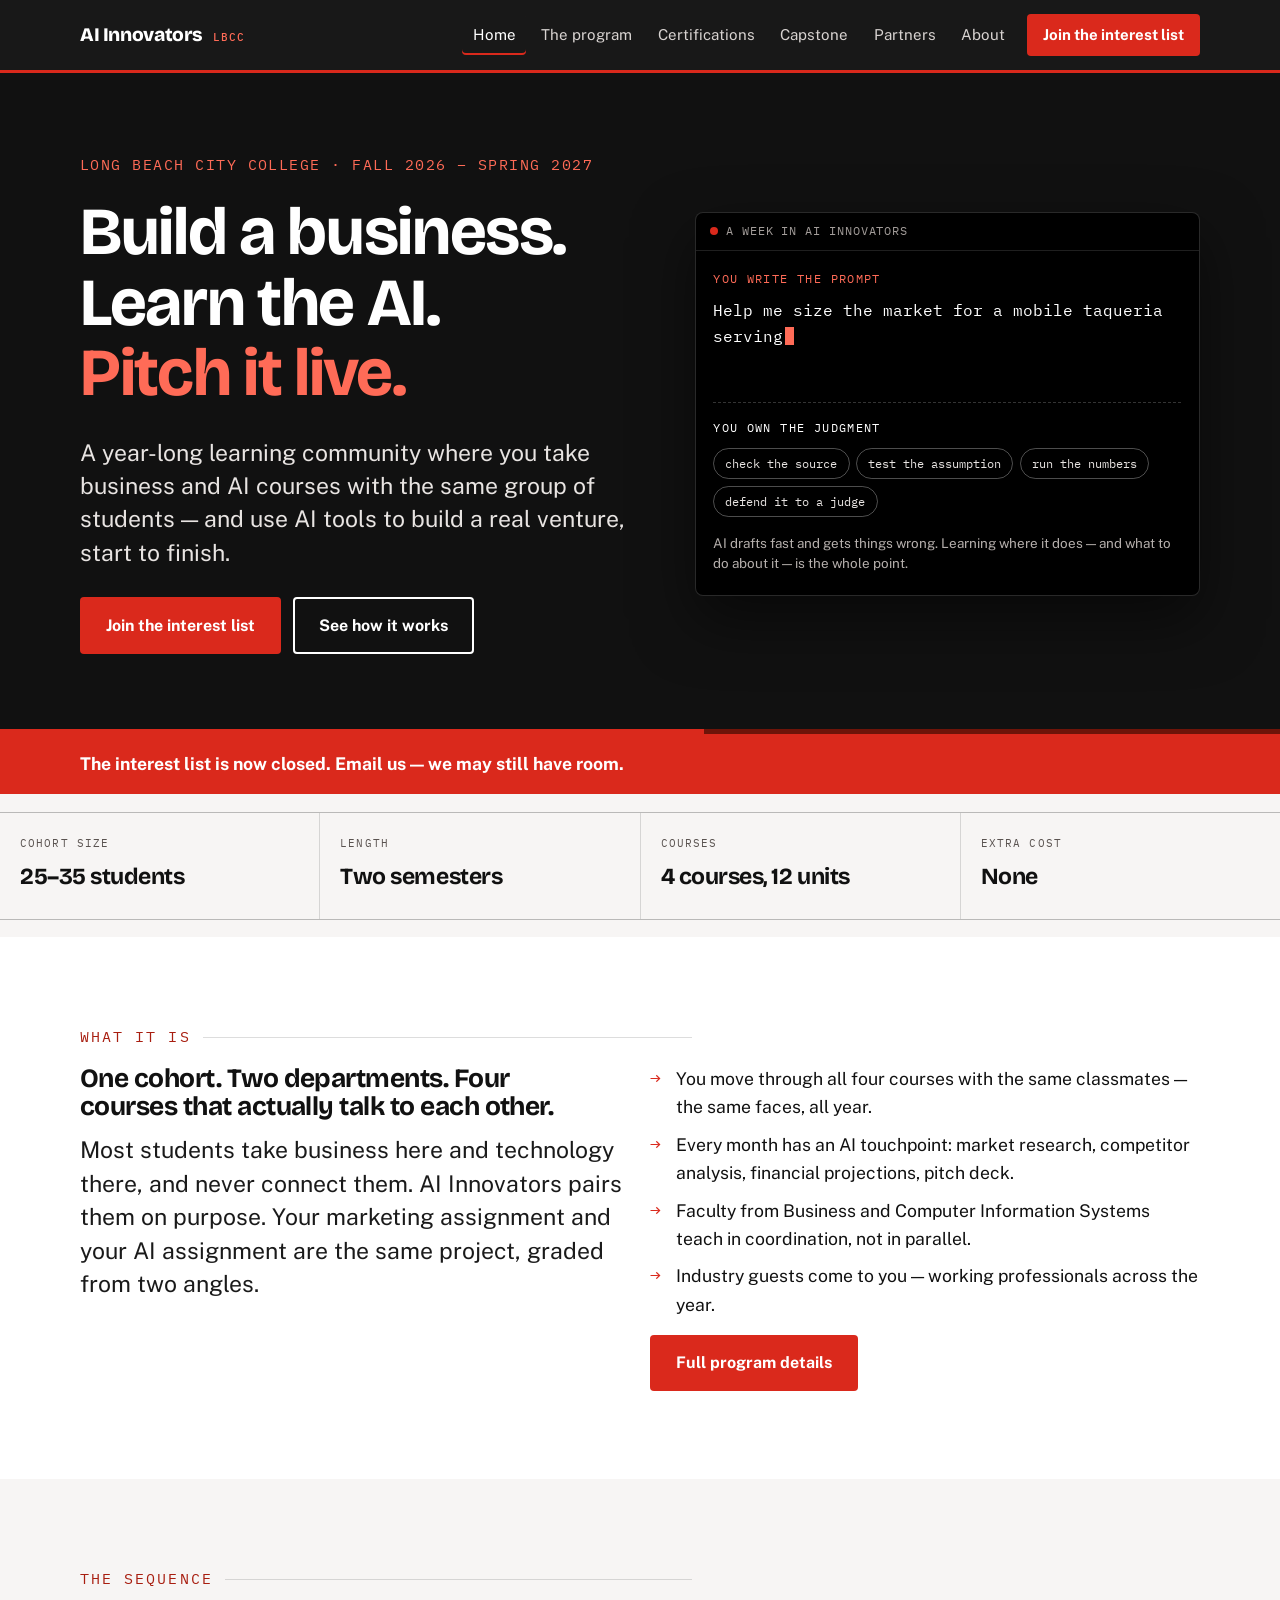
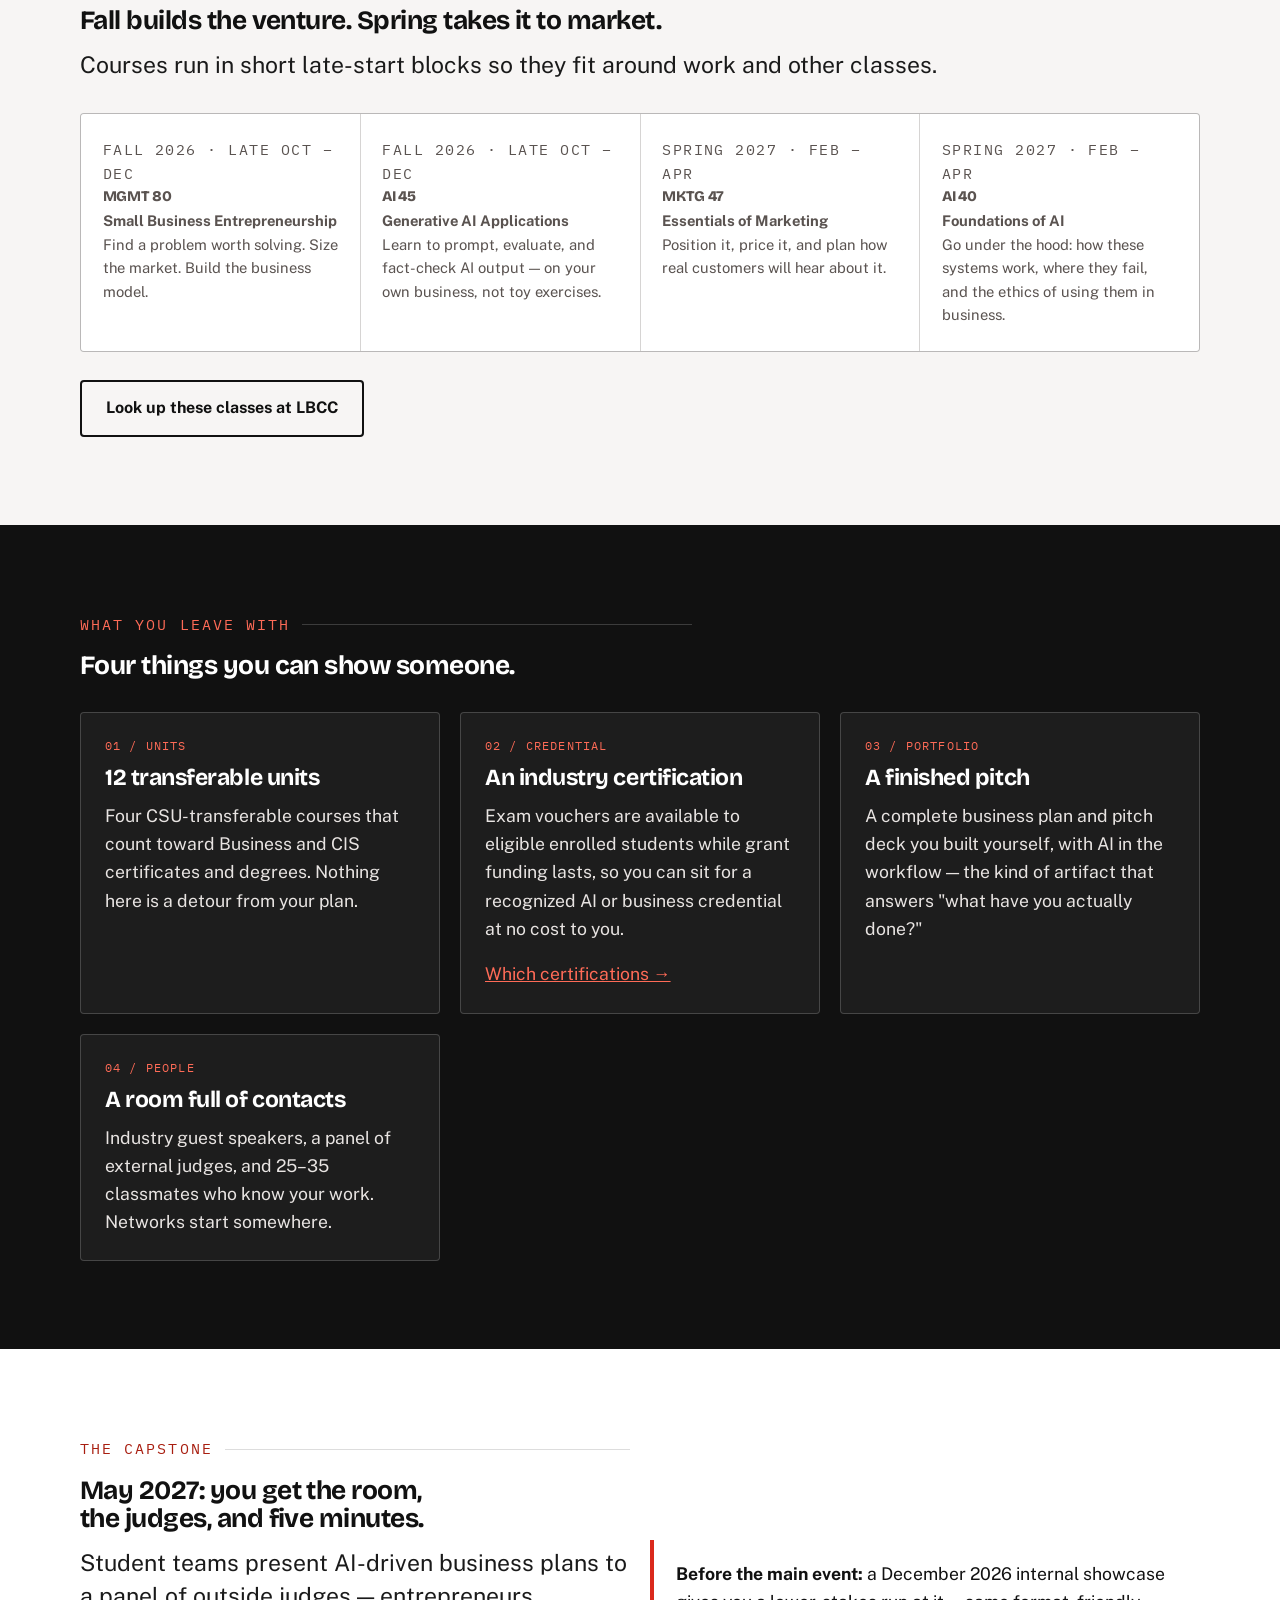
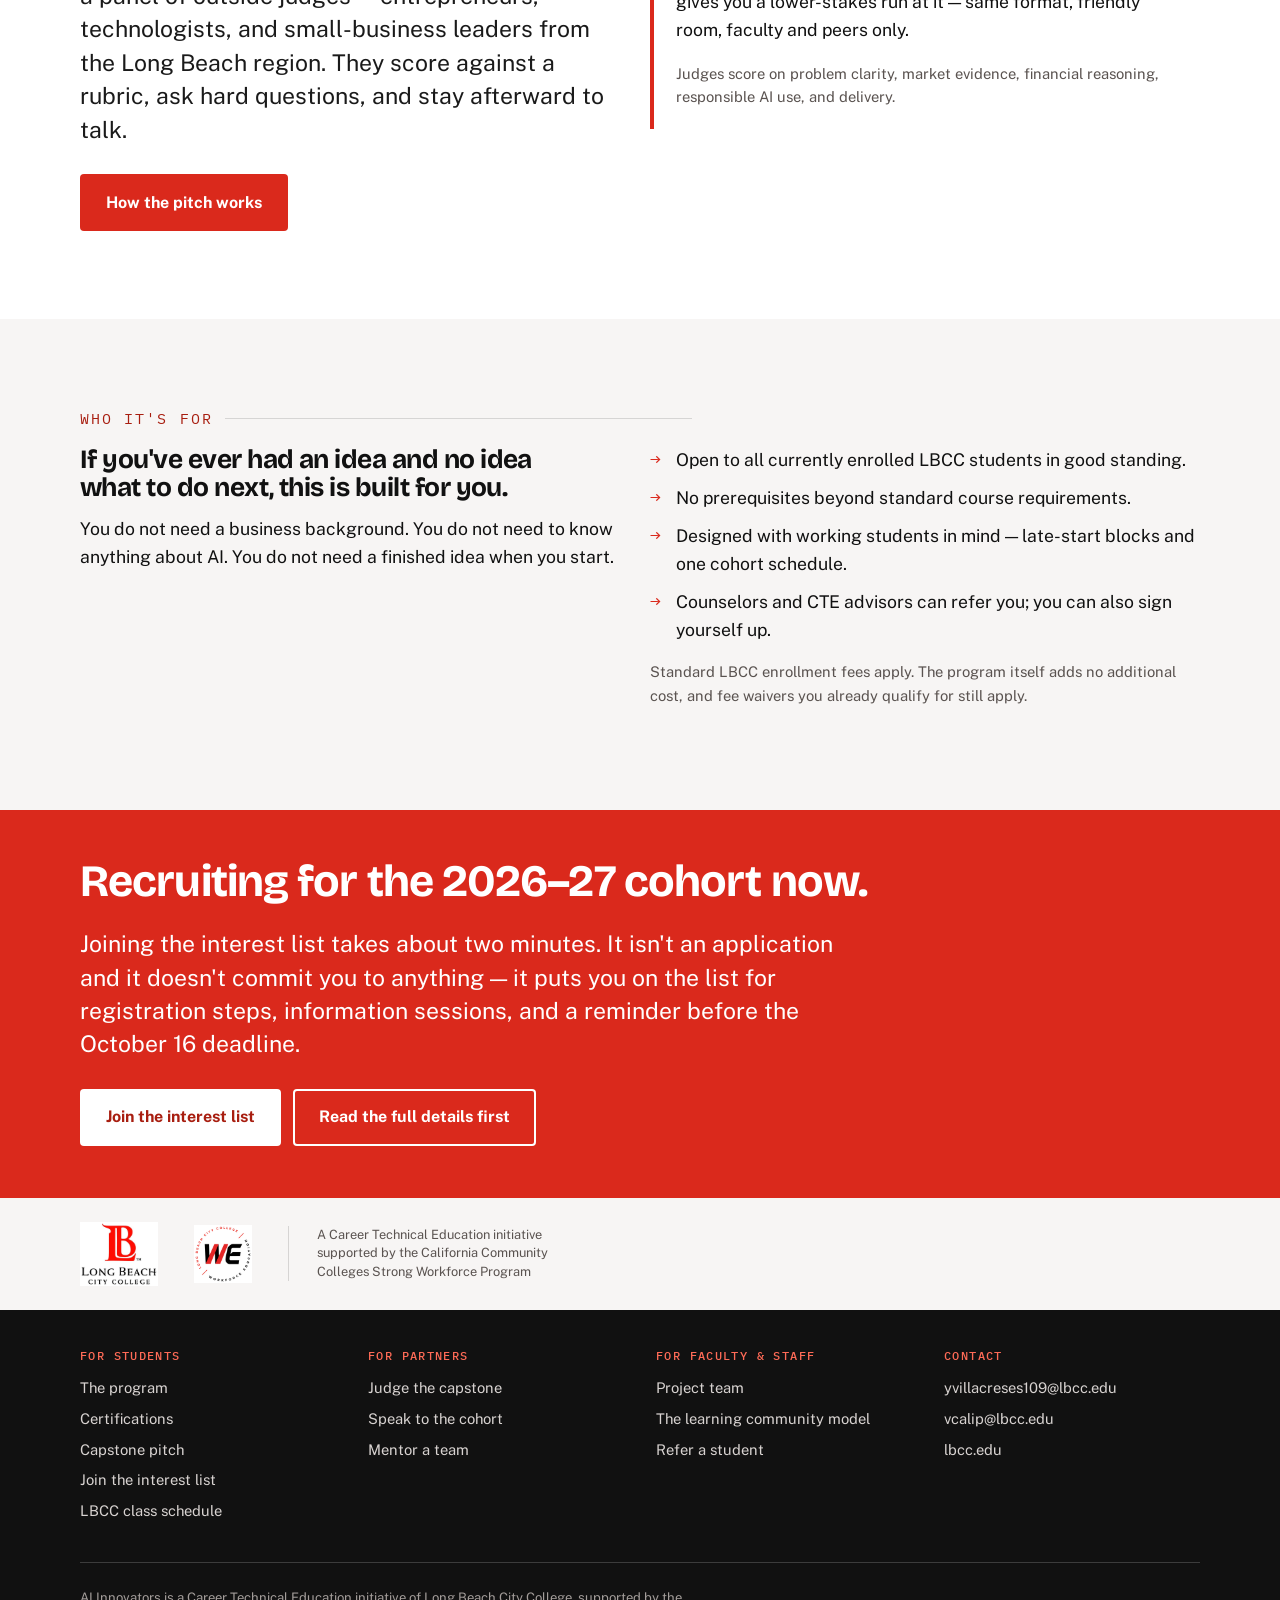
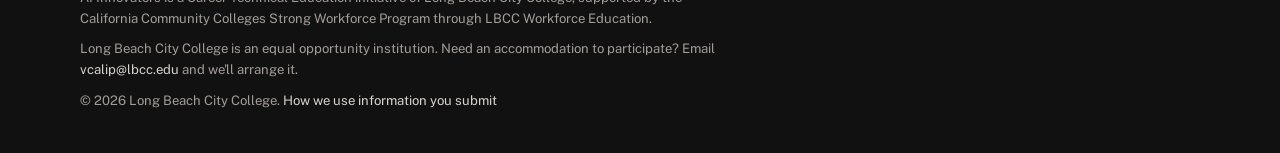
<file: index.html>
<!DOCTYPE html>
<html lang="en">
<head>
<meta charset="utf-8">
<meta name="viewport" content="width=device-width, initial-scale=1">
<title>AI Innovators — Long Beach City College</title>
<meta name="description" content="A year-long learning community at Long Beach City College where students build a real business using AI tools and pitch it to industry judges. Interest list closes October 16, 2026.">
<link rel="preconnect" href="https://fonts.googleapis.com">
<link rel="preconnect" href="https://fonts.gstatic.com" crossorigin>
<link href="https://fonts.googleapis.com/css2?family=Bricolage+Grotesque:opsz,wght@12..96,400;12..96,700;12..96,800&family=IBM+Plex+Mono:wght@400;500&family=Public+Sans:ital,wght@0,400;0,600;0,700;1,400&display=swap" rel="stylesheet">
<link rel="stylesheet" href="styles.css">
</head>
<body>
<a class="skip" href="#main">Skip to main content</a>

<header class="site-header">
  <div class="wrap nav-bar">
    <a class="brand" href="./">AI&nbsp;Innovators <span class="brand-mark">LBCC</span></a>
    <button class="nav-toggle" type="button" aria-expanded="false" aria-controls="nav-list">Menu</button>
    <ul class="nav-list" id="nav-list">
      <li><a href="./" aria-current="page">Home</a></li>
      <li><a href="program.html">The program</a></li>
      <li><a href="certifications.html">Certifications</a></li>
      <li><a href="capstone.html">Capstone</a></li>
      <li><a href="partners.html">Partners</a></li>
      <li><a href="about.html">About</a></li>
      <li><a class="nav-cta" href="apply.html">Join the interest list</a></li>
    </ul>
  </div>
</header>

<main id="main">

  <!-- ============ HERO ============ -->
  <section class="hero">
    <div class="wrap hero-grid">
      <div>
        <p class="hero-meta">Long Beach City College &middot; Fall 2026 – Spring 2027</p>
        <h1>Build a business. Learn the AI. <em>Pitch it live.</em></h1>
        <p class="lede">A year-long learning community where you take business and AI courses with the same group of students — and use AI tools to build a real venture, start to finish.</p>
        <div class="btn-row">
          <a class="btn btn--primary" href="apply.html">Join the interest list</a>
          <a class="btn btn--ghost" href="program.html">See how it works</a>
        </div>
      </div>

      <!-- Signature element: the prompt panel -->
      <div class="prompt-panel">
        <div class="prompt-panel__bar">
          <span class="prompt-panel__dot" aria-hidden="true"></span>
          <span>A week in AI Innovators</span>
        </div>
        <div class="prompt-panel__body">
          <p class="prompt-label">You write the prompt</p>
          <p class="prompt-line" id="prompt-line">Help me size the market for a mobile taqueria serving the North Long Beach lunch crowd.<span class="caret" aria-hidden="true"></span></p>
          <div class="prompt-out">
            <p class="prompt-out__label">You own the judgment</p>
            <ul class="chip-row">
              <li class="chip">check the source</li>
              <li class="chip">test the assumption</li>
              <li class="chip">run the numbers</li>
              <li class="chip">defend it to a judge</li>
            </ul>
            <p class="prompt-foot">AI drafts fast and gets things wrong. Learning where it does — and what to do about it — is the whole point.</p>
          </div>
        </div>
      </div>
    </div>
  </section>

  <section class="deadline-bar">
    <div class="wrap">
      <div id="deadline-open">
        <p class="deadline-bar__label">You have until</p>
        <p class="deadline-bar__date">Friday, October 16, 2026 &middot; 10:00 AM</p>
      </div>
      <ul class="countdown" id="countdown" aria-label="Time left to join the interest list">
        <li><b>&mdash;</b><span>days</span></li>
      </ul>
      <p id="deadline-closed" class="is-hidden" hidden style="margin:0;font-weight:700">The interest list is now closed. Email us — we may still have room.</p>
    </div>
  </section>

  <!-- ============ FACTS ============ -->
  <dl class="facts">
    <div class="fact"><dt>Cohort size</dt><dd>25–35 students</dd></div>
    <div class="fact"><dt>Length</dt><dd>Two semesters</dd></div>
    <div class="fact"><dt>Courses</dt><dd>4 courses, 12 units</dd></div>
    <div class="fact"><dt>Extra cost</dt><dd>None</dd></div>
  </dl>

  <!-- ============ WHAT IT IS ============ -->
  <section class="section section--paper">
    <div class="wrap">
      <p class="eyebrow">What it is</p>
      <div class="grid grid--2" style="align-items:start">
        <div>
          <h2>One cohort. Two departments. Four courses that actually talk to each other.</h2>
          <p class="lede">Most students take business here and technology there, and never connect them. AI Innovators pairs them on purpose. Your marketing assignment and your AI assignment are the same project, graded from two angles.</p>
        </div>
        <div>
          <ul class="ticks">
            <li>You move through all four courses with the same classmates — the same faces, all year.</li>
            <li>Every month has an AI touchpoint: market research, competitor analysis, financial projections, pitch deck.</li>
            <li>Faculty from Business and Computer Information Systems teach in coordination, not in parallel.</li>
            <li>Industry guests come to you — working professionals across the year.</li>
          </ul>
          <a class="btn btn--primary" href="program.html">Full program details</a>
        </div>
      </div>
    </div>
  </section>

  <!-- ============ SEQUENCE ============ -->
  <section class="section">
    <div class="wrap">
      <p class="eyebrow">The sequence</p>
      <h2>Fall builds the venture. Spring takes it to market.</h2>
      <p class="lede" style="margin-bottom:2rem">Courses run in short late-start blocks so they fit around work and other classes.</p>

      <!-- TODO: confirm official catalog titles for AI 45 and AI 40, and the exact Fall B start date, against the LBCC class schedule -->
      <div class="seq">
        <div class="seq-step">
          <p class="seq-step__when">Fall 2026 &middot; late Oct – Dec</p>
          <p class="seq-step__code">MGMT 80</p>
          <p class="seq-step__title">Small Business Entrepreneurship</p>
          <p>Find a problem worth solving. Size the market. Build the business model.</p>
        </div>
        <div class="seq-step">
          <p class="seq-step__when">Fall 2026 &middot; late Oct – Dec</p>
          <p class="seq-step__code">AI 45</p>
          <p class="seq-step__title">Generative AI Applications</p>
          <p>Learn to prompt, evaluate, and fact-check AI output — on your own business, not toy exercises.</p>
        </div>
        <div class="seq-step">
          <p class="seq-step__when">Spring 2027 &middot; Feb – Apr</p>
          <p class="seq-step__code">MKTG 47</p>
          <p class="seq-step__title">Essentials of Marketing</p>
          <p>Position it, price it, and plan how real customers will hear about it.</p>
        </div>
        <div class="seq-step">
          <p class="seq-step__when">Spring 2027 &middot; Feb – Apr</p>
          <p class="seq-step__code">AI 40</p>
          <p class="seq-step__title">Foundations of AI</p>
          <p>Go under the hood: how these systems work, where they fail, and the ethics of using them in business.</p>
        </div>
      </div>
      <div class="btn-row">
        <a class="btn btn--ghost" href="https://www.lbcc.edu/class-schedule">Look up these classes at LBCC</a>
      </div>
    </div>
  </section>

  <!-- ============ WHAT YOU LEAVE WITH ============ -->
  <section class="section section--dark">
    <div class="wrap">
      <p class="eyebrow">What you leave with</p>
      <h2>Four things you can show someone.</h2>
      <div class="grid grid--2" style="margin-top:2rem">
        <div class="card">
          <p class="card__key">01 / Units</p>
          <h3>12 transferable units</h3>
          <p>Four CSU-transferable courses that count toward Business and CIS certificates and degrees. Nothing here is a detour from your plan.</p>
        </div>
        <div class="card">
          <p class="card__key">02 / Credential</p>
          <h3>An industry certification</h3>
          <p>Exam vouchers are available to eligible enrolled students while grant funding lasts, so you can sit for a recognized AI or business credential at no cost to you.</p>
          <p><a href="certifications.html">Which certifications &rarr;</a></p>
        </div>
        <div class="card">
          <p class="card__key">03 / Portfolio</p>
          <h3>A finished pitch</h3>
          <p>A complete business plan and pitch deck you built yourself, with AI in the workflow — the kind of artifact that answers "what have you actually done?"</p>
        </div>
        <div class="card">
          <p class="card__key">04 / People</p>
          <h3>A room full of contacts</h3>
          <p>Industry guest speakers, a panel of external judges, and 25–35 classmates who know your work. Networks start somewhere.</p>
        </div>
      </div>
    </div>
  </section>

  <!-- ============ CAPSTONE TEASER ============ -->
  <section class="section section--paper">
    <div class="wrap grid grid--2" style="align-items:center">
      <div>
        <p class="eyebrow">The capstone</p>
        <h2>May 2027: you get the room, the judges, and five minutes.</h2>
        <p class="lede">Student teams present AI-driven business plans to a panel of outside judges — entrepreneurs, technologists, and small-business leaders from the Long Beach region. They score against a rubric, ask hard questions, and stay afterward to talk.</p>
        <div class="btn-row">
          <a class="btn btn--primary" href="capstone.html">How the pitch works</a>
        </div>
      </div>
      <div class="callout">
        <p><strong>Before the main event:</strong> a December 2026 internal showcase gives you a lower-stakes run at it — same format, friendly room, faculty and peers only.</p>
        <p class="small muted">Judges score on problem clarity, market evidence, financial reasoning, responsible AI use, and delivery.</p>
      </div>
    </div>
  </section>

  <!-- ============ WHO IT'S FOR ============ -->
  <section class="section">
    <div class="wrap">
      <p class="eyebrow">Who it's for</p>
      <div class="grid grid--2" style="align-items:start">
        <div>
          <h2>If you've ever had an idea and no idea what to do next, this is built for you.</h2>
          <p>You do not need a business background. You do not need to know anything about AI. You do not need a finished idea when you start.</p>
        </div>
        <div>
          <ul class="ticks">
            <li>Open to all currently enrolled LBCC students in good standing.</li>
            <li>No prerequisites beyond standard course requirements.</li>
            <li>Designed with working students in mind — late-start blocks and one cohort schedule.</li>
            <li>Counselors and CTE advisors can refer you; you can also sign yourself up.</li>
          </ul>
          <p class="small muted">Standard LBCC enrollment fees apply. The program itself adds no additional cost, and fee waivers you already qualify for still apply.</p>
        </div>
      </div>
    </div>
  </section>


  <!-- ============ CTA ============ -->
  <section class="section section--tight cta-band">
    <div class="wrap">
      <h2>Recruiting for the 2026–27 cohort now.</h2>
      <p class="lede" style="max-width:56ch">Joining the interest list takes about two minutes. It isn't an application and it doesn't commit you to anything — it puts you on the list for registration steps, information sessions, and a reminder before the October 16 deadline.</p>
      <div class="btn-row">
        <a class="btn btn--primary" href="apply.html">Join the interest list</a>
        <a class="btn btn--ghost" href="program.html">Read the full details first</a>
      </div>
    </div>
  </section>

</main>

<div class="lockup-band">
  <div class="wrap lockup">
    <img class="lockup__logo lockup__logo--lbcc" src="assets/lbcc-logo.png" width="220" height="180" alt="Long Beach City College">
    <img class="lockup__logo lockup__logo--we" src="assets/lbcc-workforce-education-logo.png" width="180" height="180" alt="Long Beach City College Workforce Education">
    <p class="lockup__note">A Career Technical Education initiative supported by the California Community Colleges Strong Workforce Program</p>
  </div>
</div>

<footer class="site-footer">
  <div class="wrap">
    <div class="footer-grid">
      <div>
        <h2>For students</h2>
        <ul>
          <li><a href="program.html">The program</a></li>
          <li><a href="certifications.html">Certifications</a></li>
          <li><a href="capstone.html">Capstone pitch</a></li>
          <li><a href="apply.html">Join the interest list</a></li>
          <li><a href="https://www.lbcc.edu/class-schedule">LBCC class schedule</a></li>
        </ul>
      </div>
      <div>
        <h2>For partners</h2>
        <ul>
          <li><a href="partners.html">Judge the capstone</a></li>
          <li><a href="partners.html#speak">Speak to the cohort</a></li>
          <li><a href="partners.html#mentor">Mentor a team</a></li>
        </ul>
      </div>
      <div>
        <h2>For faculty &amp; staff</h2>
        <ul>
          <li><a href="about.html">Project team</a></li>
          <li><a href="about.html#model">The learning community model</a></li>
          <li><a href="apply.html#refer">Refer a student</a></li>
        </ul>
      </div>
      <div>
        <h2>Contact</h2>
        <ul>
          <li><a href="mailto:yvillacreses109@lbcc.edu">yvillacreses109@lbcc.edu</a></li>
          <li><a href="mailto:vcalip@lbcc.edu">vcalip@lbcc.edu</a></li>
          <li><a href="https://www.lbcc.edu">lbcc.edu</a></li>
        </ul>
      </div>
    </div>
    <div class="footer-legal">
      <p>AI Innovators is a Career Technical Education initiative of Long Beach City College, supported by the California Community Colleges Strong Workforce Program through LBCC Workforce Education.</p>
      <p>Long Beach City College is an equal opportunity institution. Need an accommodation to participate? Email <a href="mailto:vcalip@lbcc.edu">vcalip@lbcc.edu</a> and we'll arrange it.</p>
      <p>&copy; 2026 Long Beach City College. <a href="about.html#privacy">How we use information you submit</a></p>
    </div>
  </div>
</footer>

<script src="main.js"></script>
</body>
</html>
</file>
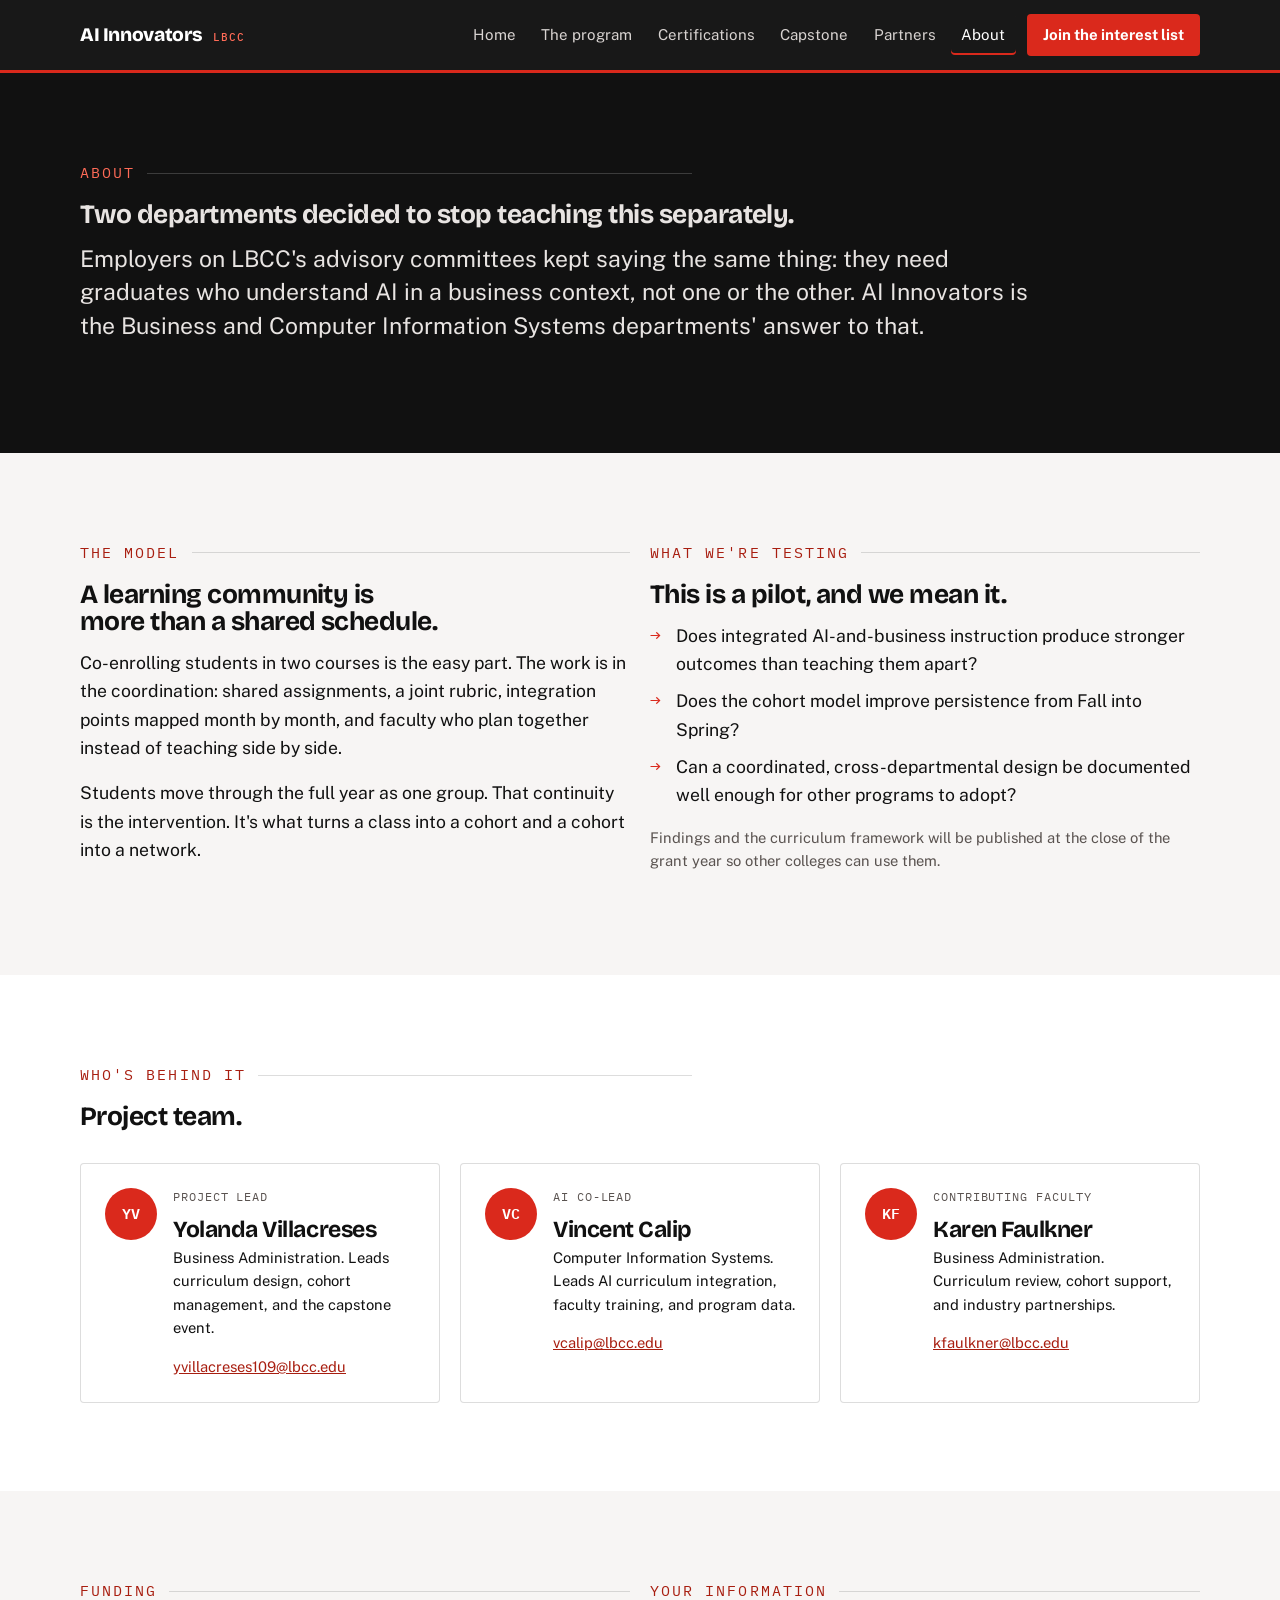
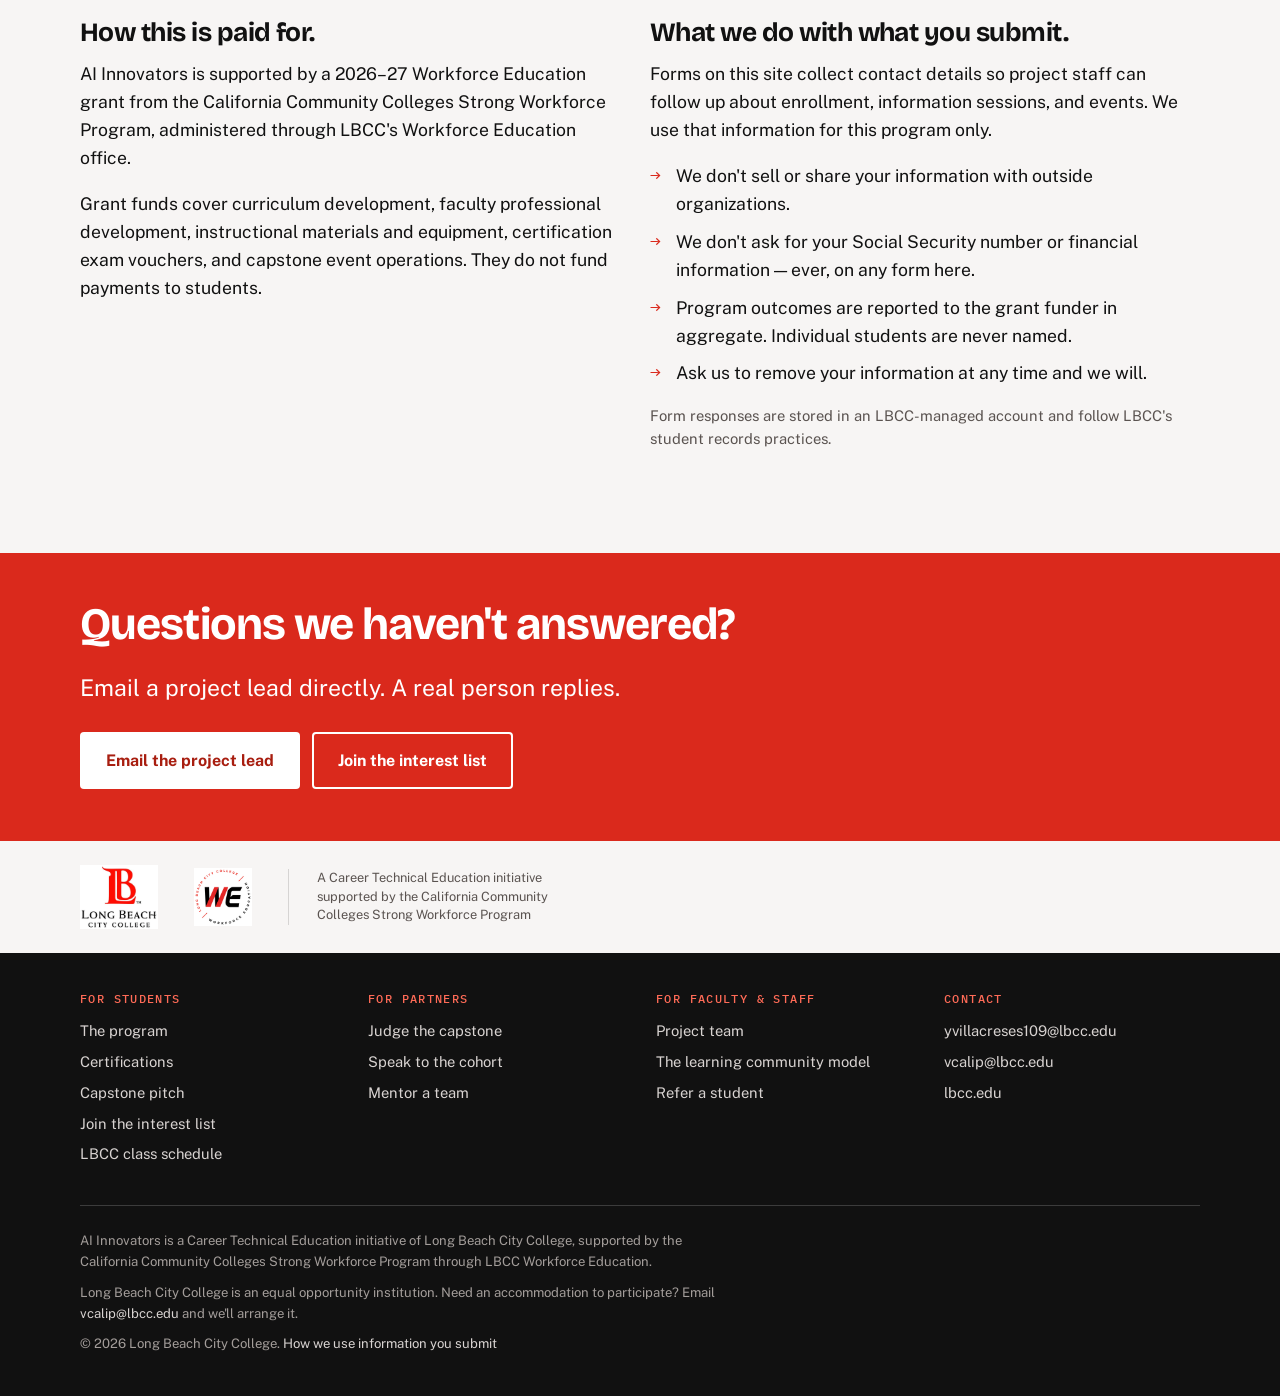
<file: about.html>
<!DOCTYPE html>
<html lang="en">
<head>
<meta charset="utf-8">
<meta name="viewport" content="width=device-width, initial-scale=1">
<title>About — AI Innovators at LBCC</title>
<meta name="description" content="The team, the model, and the funding behind the AI Innovators learning community at Long Beach City College.">
<link rel="preconnect" href="https://fonts.googleapis.com">
<link rel="preconnect" href="https://fonts.gstatic.com" crossorigin>
<link href="https://fonts.googleapis.com/css2?family=Bricolage+Grotesque:opsz,wght@12..96,400;12..96,700;12..96,800&family=IBM+Plex+Mono:wght@400;500&family=Public+Sans:ital,wght@0,400;0,600;0,700;1,400&display=swap" rel="stylesheet">
<link rel="stylesheet" href="styles.css">
</head>
<body>
<a class="skip" href="#main">Skip to main content</a>

<header class="site-header">
  <div class="wrap nav-bar">
    <a class="brand" href="./">AI&nbsp;Innovators <span class="brand-mark">LBCC</span></a>
    <button class="nav-toggle" type="button" aria-expanded="false" aria-controls="nav-list">Menu</button>
    <ul class="nav-list" id="nav-list">
      <li><a href="./">Home</a></li>
      <li><a href="program.html">The program</a></li>
      <li><a href="certifications.html">Certifications</a></li>
      <li><a href="capstone.html">Capstone</a></li>
      <li><a href="partners.html">Partners</a></li>
      <li><a href="about.html" aria-current="page">About</a></li>
      <li><a class="nav-cta" href="apply.html">Join the interest list</a></li>
    </ul>
  </div>
</header>

<main id="main">

  <section class="section section--dark">
    <div class="wrap">
      <p class="eyebrow">About</p>
      <h1>Two departments decided to stop teaching this separately.</h1>
      <p class="lede">Employers on LBCC's advisory committees kept saying the same thing: they need graduates who understand AI in a business context, not one or the other. AI Innovators is the Business and Computer Information Systems departments' answer to that.</p>
    </div>
  </section>

  <section class="section" id="model">
    <div class="wrap grid grid--2" style="align-items:start">
      <div>
        <p class="eyebrow">The model</p>
        <h2>A learning community is more than a shared schedule.</h2>
        <p>Co-enrolling students in two courses is the easy part. The work is in the coordination: shared assignments, a joint rubric, integration points mapped month by month, and faculty who plan together instead of teaching side by side.</p>
        <p>Students move through the full year as one group. That continuity is the intervention. It's what turns a class into a cohort and a cohort into a network.</p>
      </div>
      <div>
        <p class="eyebrow">What we're testing</p>
        <h2>This is a pilot, and we mean it.</h2>
        <ul class="ticks">
          <li>Does integrated AI-and-business instruction produce stronger outcomes than teaching them apart?</li>
          <li>Does the cohort model improve persistence from Fall into Spring?</li>
          <li>Can a coordinated, cross-departmental design be documented well enough for other programs to adopt?</li>
        </ul>
        <p class="small muted">Findings and the curriculum framework will be published at the close of the grant year so other colleges can use them.</p>
      </div>
    </div>
  </section>

  <section class="section section--paper">
    <div class="wrap">
      <p class="eyebrow">Who's behind it</p>
      <h2>Project team.</h2>
      <div class="grid grid--3" style="margin-top:2rem">
        <div class="card">
          <div class="person">
            <span class="person__initials" aria-hidden="true">YV</span>
            <div>
              <p class="person__role">Project Lead</p>
              <h3 style="margin-bottom:.25rem">Yolanda Villacreses</h3>
              <p class="small">Business Administration. Leads curriculum design, cohort management, and the capstone event.</p>
              <p class="small"><a href="mailto:yvillacreses109@lbcc.edu">yvillacreses109@lbcc.edu</a></p>
            </div>
          </div>
        </div>
        <div class="card">
          <div class="person">
            <span class="person__initials" aria-hidden="true">VC</span>
            <div>
              <p class="person__role">AI Co-Lead</p>
              <h3 style="margin-bottom:.25rem">Vincent Calip</h3>
              <p class="small">Computer Information Systems. Leads AI curriculum integration, faculty training, and program data.</p>
              <p class="small"><a href="mailto:vcalip@lbcc.edu">vcalip@lbcc.edu</a></p>
            </div>
          </div>
        </div>
        <div class="card">
          <div class="person">
            <span class="person__initials" aria-hidden="true">KF</span>
            <div>
              <p class="person__role">Contributing Faculty</p>
              <h3 style="margin-bottom:.25rem">Karen Faulkner</h3>
              <p class="small">Business Administration. Curriculum review, cohort support, and industry partnerships.</p>
              <p class="small"><a href="mailto:kfaulkner@lbcc.edu">kfaulkner@lbcc.edu</a></p>
            </div>
          </div>
        </div>
      </div>
    </div>
  </section>

  <section class="section">
    <div class="wrap grid grid--2" style="align-items:start">
      <div>
        <p class="eyebrow">Funding</p>
        <h2>How this is paid for.</h2>
        <p>AI Innovators is supported by a 2026–27 Workforce Education grant from the California Community Colleges Strong Workforce Program, administered through LBCC's Workforce Education office.</p>
        <p>Grant funds cover curriculum development, faculty professional development, instructional materials and equipment, certification exam vouchers, and capstone event operations. They do not fund payments to students.</p>
      </div>
      <div id="privacy">
        <p class="eyebrow">Your information</p>
        <h2>What we do with what you submit.</h2>
        <p>Forms on this site collect contact details so project staff can follow up about enrollment, information sessions, and events. We use that information for this program only.</p>
        <ul class="ticks">
          <li>We don't sell or share your information with outside organizations.</li>
          <li>We don't ask for your Social Security number or financial information — ever, on any form here.</li>
          <li>Program outcomes are reported to the grant funder in aggregate. Individual students are never named.</li>
          <li>Ask us to remove your information at any time and we will.</li>
        </ul>
        <p class="small muted">Form responses are stored in an LBCC-managed account and follow LBCC's student records practices.</p>
      </div>
    </div>
  </section>

  <section class="section section--tight cta-band">
    <div class="wrap">
      <h2>Questions we haven't answered?</h2>
      <p class="lede" style="max-width:52ch">Email a project lead directly. A real person replies.</p>
      <div class="btn-row">
        <a class="btn btn--primary" href="mailto:yvillacreses109@lbcc.edu">Email the project lead</a>
        <a class="btn btn--ghost" href="apply.html">Join the interest list</a>
      </div>
    </div>
  </section>
</main>

<div class="lockup-band">
  <div class="wrap lockup">
    <img class="lockup__logo lockup__logo--lbcc" src="assets/lbcc-logo.png" width="220" height="180" alt="Long Beach City College">
    <img class="lockup__logo lockup__logo--we" src="assets/lbcc-workforce-education-logo.png" width="180" height="180" alt="Long Beach City College Workforce Education">
    <p class="lockup__note">A Career Technical Education initiative supported by the California Community Colleges Strong Workforce Program</p>
  </div>
</div>

<footer class="site-footer">
  <div class="wrap">
    <div class="footer-grid">
      <div>
        <h2>For students</h2>
        <ul>
          <li><a href="program.html">The program</a></li>
          <li><a href="certifications.html">Certifications</a></li>
          <li><a href="capstone.html">Capstone pitch</a></li>
          <li><a href="apply.html">Join the interest list</a></li>
          <li><a href="https://www.lbcc.edu/class-schedule">LBCC class schedule</a></li>
        </ul>
      </div>
      <div>
        <h2>For partners</h2>
        <ul>
          <li><a href="partners.html">Judge the capstone</a></li>
          <li><a href="partners.html#speak">Speak to the cohort</a></li>
          <li><a href="partners.html#mentor">Mentor a team</a></li>
        </ul>
      </div>
      <div>
        <h2>For faculty &amp; staff</h2>
        <ul>
          <li><a href="about.html">Project team</a></li>
          <li><a href="about.html#model">The learning community model</a></li>
          <li><a href="apply.html#refer">Refer a student</a></li>
        </ul>
      </div>
      <div>
        <h2>Contact</h2>
        <ul>
          <li><a href="mailto:yvillacreses109@lbcc.edu">yvillacreses109@lbcc.edu</a></li>
          <li><a href="mailto:vcalip@lbcc.edu">vcalip@lbcc.edu</a></li>
          <li><a href="https://www.lbcc.edu">lbcc.edu</a></li>
        </ul>
      </div>
    </div>
    <div class="footer-legal">
      <p>AI Innovators is a Career Technical Education initiative of Long Beach City College, supported by the California Community Colleges Strong Workforce Program through LBCC Workforce Education.</p>
      <p>Long Beach City College is an equal opportunity institution. Need an accommodation to participate? Email <a href="mailto:vcalip@lbcc.edu">vcalip@lbcc.edu</a> and we'll arrange it.</p>
      <p>&copy; 2026 Long Beach City College. <a href="about.html#privacy">How we use information you submit</a></p>
    </div>
  </div>
</footer>

<script src="main.js"></script>
</body>
</html>
</file>
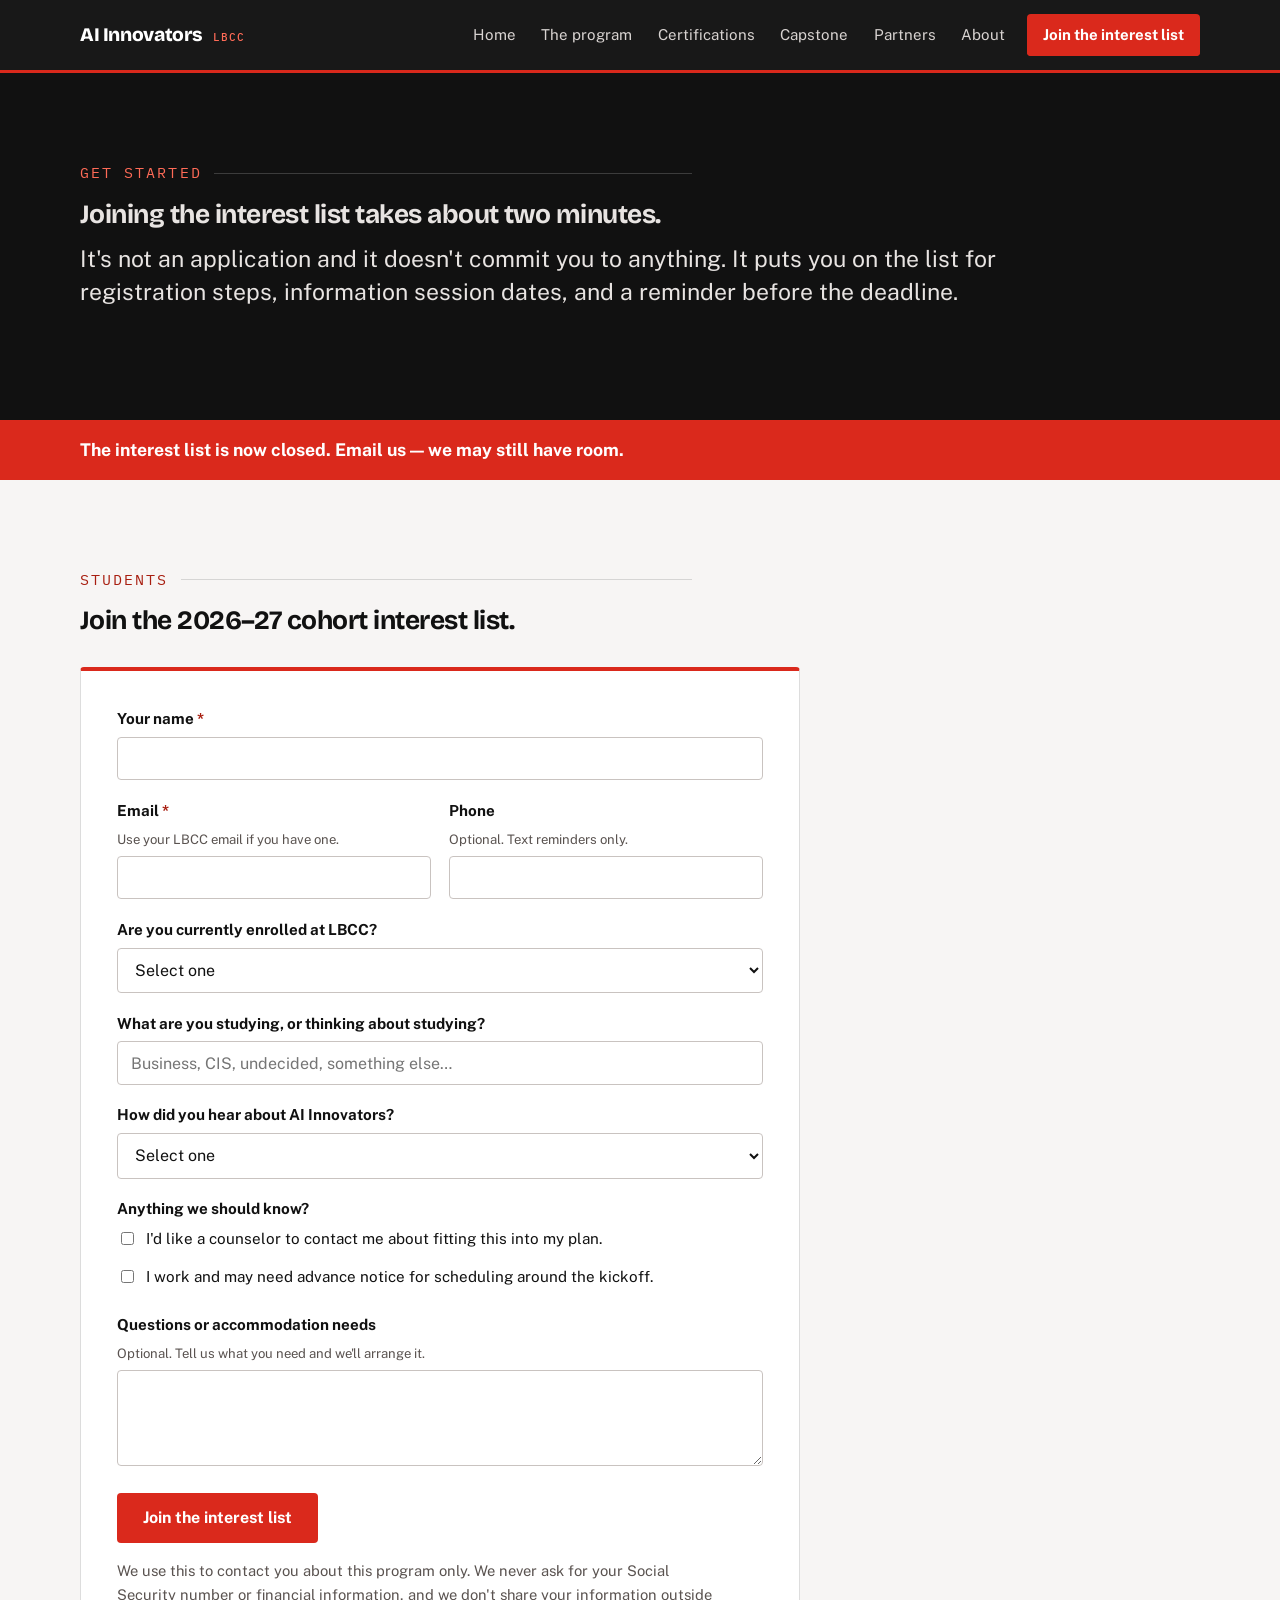
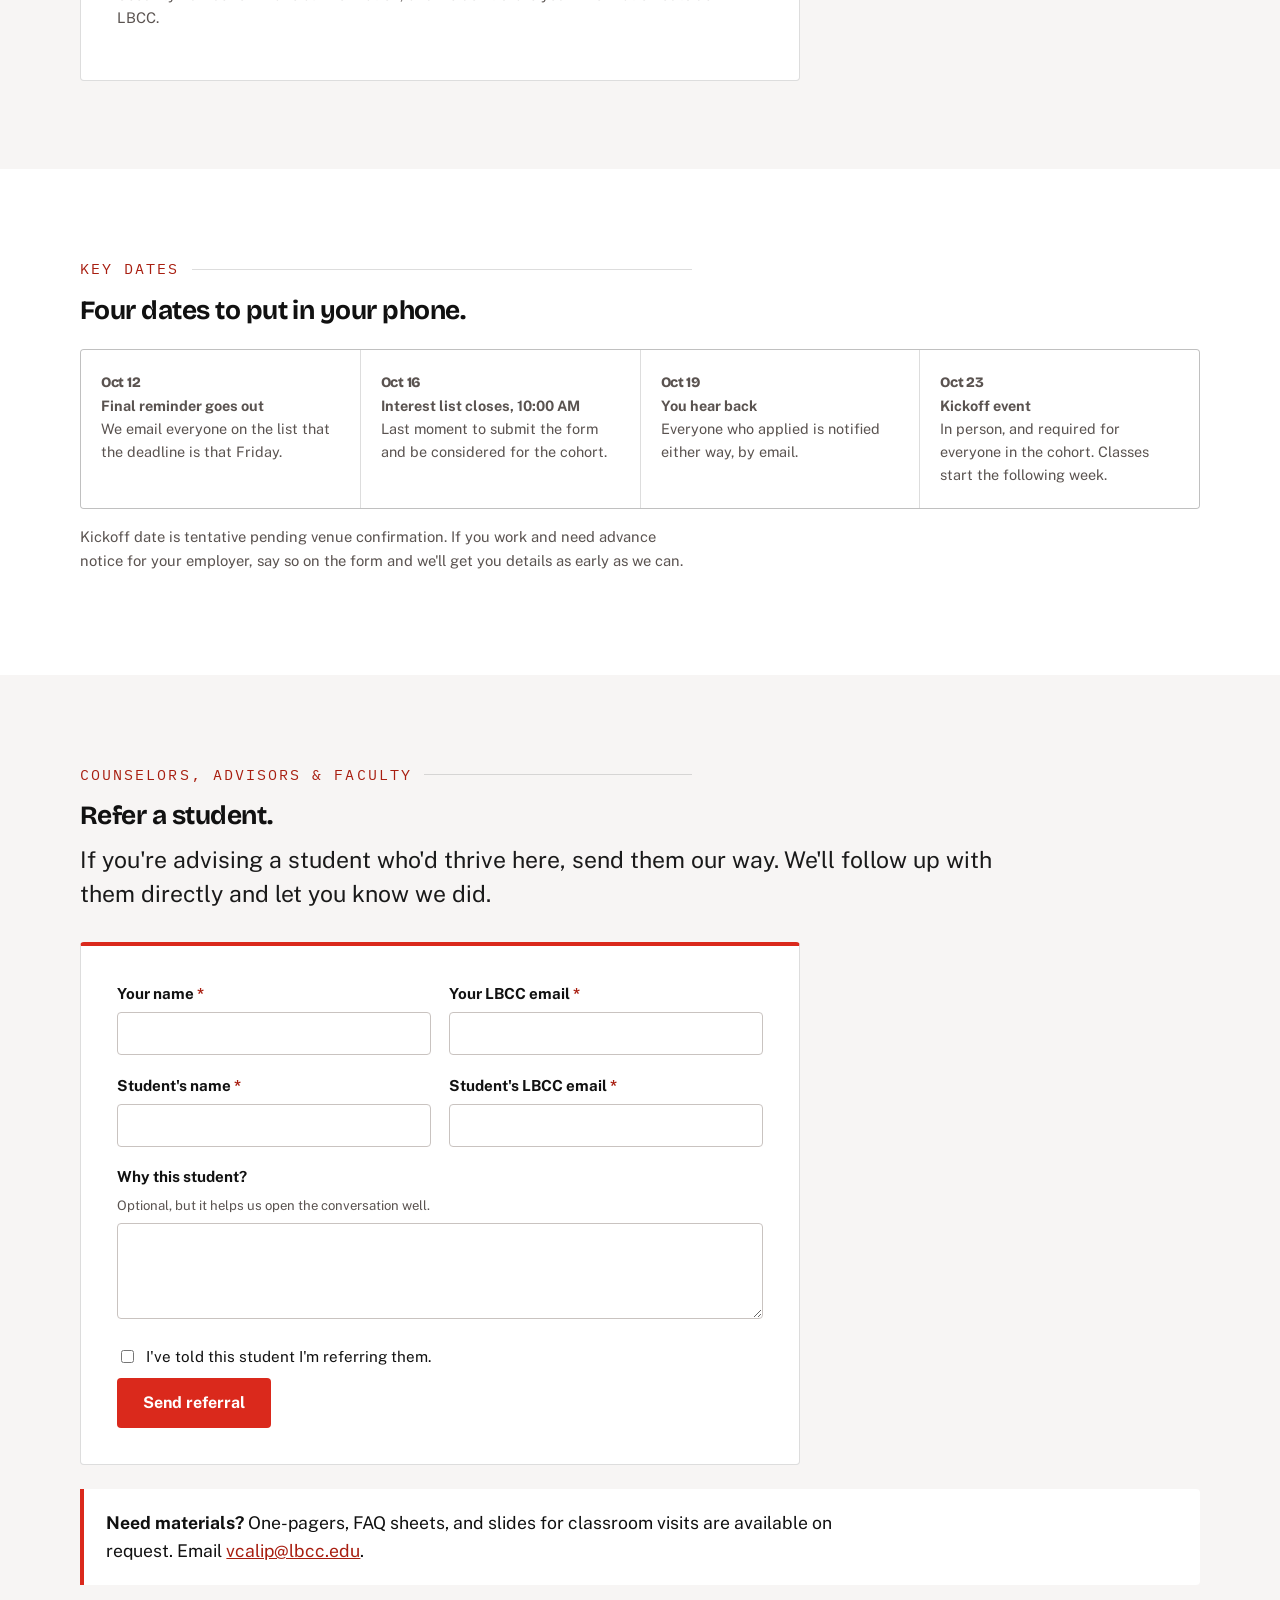
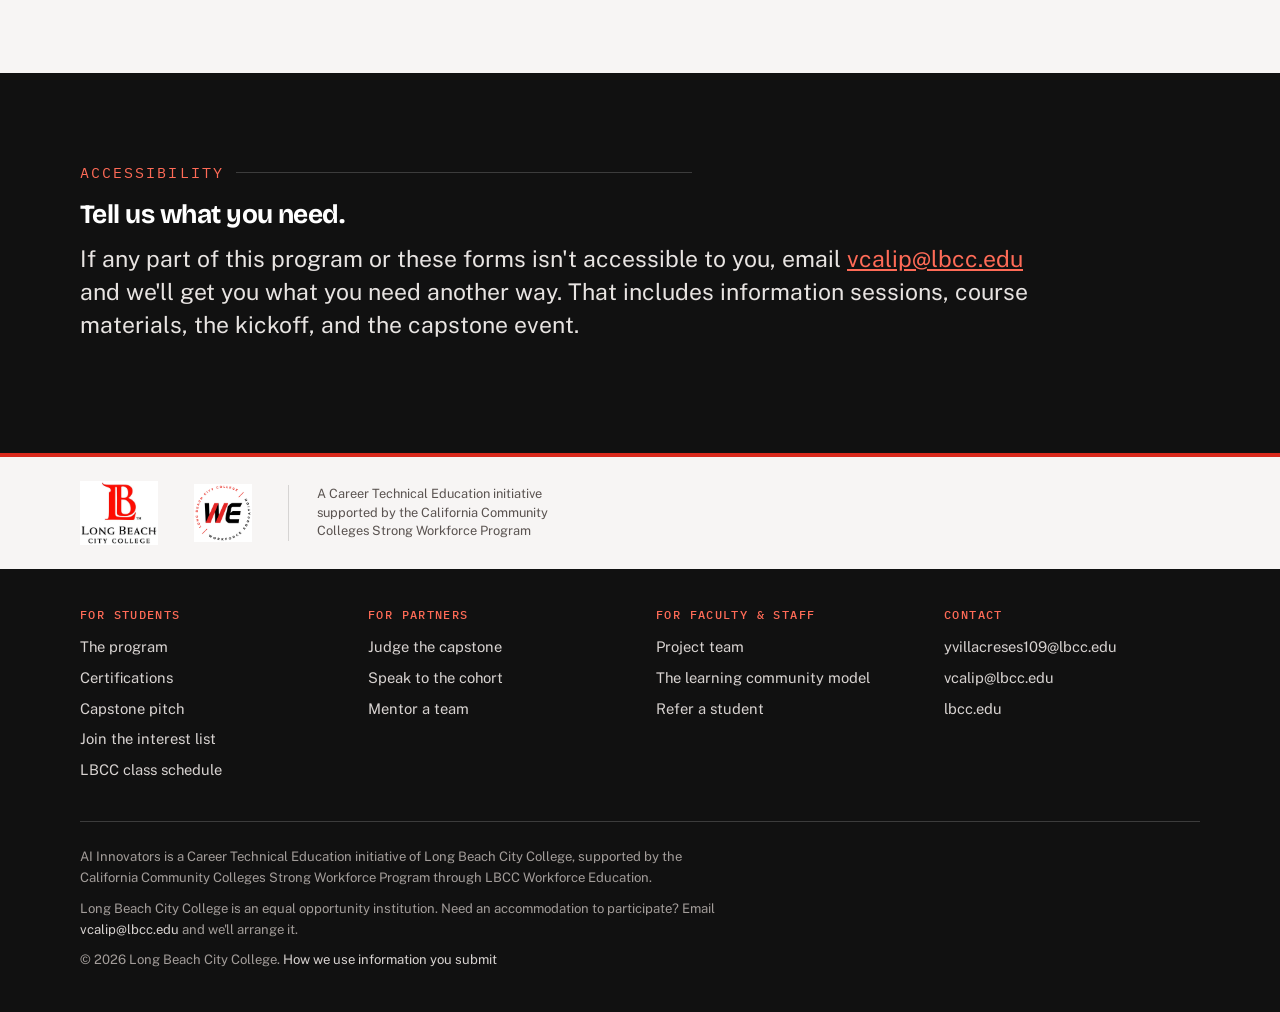
<file: apply.html>
<!DOCTYPE html>
<html lang="en">
<head>
<meta charset="utf-8">
<meta name="viewport" content="width=device-width, initial-scale=1">
<title>Join the interest list — AI Innovators at LBCC</title>
<meta name="description" content="Join the interest list for the AI Innovators learning community at Long Beach City College. Deadline: October 16, 2026 at 10:00 AM.">
<link rel="preconnect" href="https://fonts.googleapis.com">
<link rel="preconnect" href="https://fonts.gstatic.com" crossorigin>
<link href="https://fonts.googleapis.com/css2?family=Bricolage+Grotesque:opsz,wght@12..96,400;12..96,700;12..96,800&family=IBM+Plex+Mono:wght@400;500&family=Public+Sans:ital,wght@0,400;0,600;0,700;1,400&display=swap" rel="stylesheet">
<link rel="stylesheet" href="styles.css">
</head>
<body>
<a class="skip" href="#main">Skip to main content</a>

<header class="site-header">
  <div class="wrap nav-bar">
    <a class="brand" href="./">AI&nbsp;Innovators <span class="brand-mark">LBCC</span></a>
    <button class="nav-toggle" type="button" aria-expanded="false" aria-controls="nav-list">Menu</button>
    <ul class="nav-list" id="nav-list">
      <li><a href="./">Home</a></li>
      <li><a href="program.html">The program</a></li>
      <li><a href="certifications.html">Certifications</a></li>
      <li><a href="capstone.html">Capstone</a></li>
      <li><a href="partners.html">Partners</a></li>
      <li><a href="about.html">About</a></li>
      <li><a class="nav-cta" href="#join" aria-current="page">Join the interest list</a></li>
    </ul>
  </div>
</header>

<main id="main">

  <section class="section section--dark">
    <div class="wrap">
      <p class="eyebrow">Get started</p>
      <h1>Joining the interest list takes about two minutes.</h1>
      <p class="lede">It's not an application and it doesn't commit you to anything. It puts you on the list for registration steps, information session dates, and a reminder before the deadline.</p>
    </div>
  </section>

  <section class="deadline-bar">
    <div class="wrap">
      <div id="deadline-open">
        <p class="deadline-bar__label">You have until</p>
        <p class="deadline-bar__date">Friday, October 16, 2026 &middot; 10:00 AM</p>
      </div>
      <ul class="countdown" id="countdown" aria-label="Time left to join the interest list">
        <li><b>&mdash;</b><span>days</span></li>
      </ul>
      <p id="deadline-closed" class="is-hidden" hidden style="margin:0;font-weight:700">The interest list is now closed. Email us — we may still have room.</p>
    </div>
  </section>

  <section class="section" id="join">
    <div class="wrap">
      <p class="eyebrow">Students</p>
      <h2>Join the 2026–27 cohort interest list.</h2>
      <div style="margin-top:2rem">
      <form class="form-card" data-sheet-form="interest" id="apply" novalidate>
        <div class="field">
          <label for="apply-name">Your name <span class="req" aria-hidden="true">*</span></label>
          <input type="text" id="apply-name" name="name" autocomplete="name" required>
        </div>
        <div class="field-row">
          <div class="field">
            <label for="apply-email">Email <span class="req" aria-hidden="true">*</span></label>
            <span class="hint">Use your LBCC email if you have one.</span>
            <input type="email" id="apply-email" name="email" autocomplete="email" required>
          </div>
          <div class="field">
            <label for="apply-phone">Phone</label>
            <span class="hint">Optional. Text reminders only.</span>
            <input type="tel" id="apply-phone" name="phone" autocomplete="tel">
          </div>
        </div>
        <div class="field">
          <label for="apply-status">Are you currently enrolled at LBCC?</label>
          <select id="apply-status" name="lbcc_status">
            <option value="">Select one</option>
            <option>Yes, currently enrolled</option>
            <option>Applied, not yet enrolled</option>
            <option>Not yet — interested in applying</option>
            <option>Former LBCC student returning</option>
          </select>
        </div>
        <div class="field">
          <label for="apply-study">What are you studying, or thinking about studying?</label>
          <input type="text" id="apply-study" name="program_of_study" placeholder="Business, CIS, undecided, something else…">
        </div>
        <div class="field">
          <label for="apply-heard">How did you hear about AI Innovators?</label>
          <select id="apply-heard" name="heard_from">
            <option value="">Select one</option>
            <option>Counselor or advisor</option>
            <option>Instructor or class visit</option>
            <option>Flyer or QR code on campus</option>
            <option>Friend or classmate</option>
            <option>Email from LBCC</option>
            <option>Social media</option>
            <option>Other</option>
          </select>
        </div>
        <div class="field">
          <label>Anything we should know?</label>
          <div class="choice">
            <input type="checkbox" id="apply-counselor" name="wants_counselor" value="Yes">
            <label for="apply-counselor" style="font-weight:400">I'd like a counselor to contact me about fitting this into my plan.</label>
          </div>
          <div class="choice">
            <input type="checkbox" id="apply-working" name="working_student" value="Yes">
            <label for="apply-working" style="font-weight:400">I work and may need advance notice for scheduling around the kickoff.</label>
          </div>
        </div>
        <div class="field">
          <label for="apply-notes">Questions or accommodation needs</label>
          <span class="hint">Optional. Tell us what you need and we'll arrange it.</span>
          <textarea id="apply-notes" name="notes"></textarea>
        </div>
        <div class="honey" aria-hidden="true">
          <label for="apply-website">Leave this field empty</label>
          <input type="text" id="apply-website" name="_website" tabindex="-1" autocomplete="off">
        </div>
        <button class="btn btn--primary" type="submit">Join the interest list</button>
        <p class="form-status" aria-live="polite"></p>
        <p class="small muted" style="margin-top:1rem">We use this to contact you about this program only. We never ask for your Social Security number or financial information, and we don't share your information outside LBCC.</p>
      </form>
      </div>
    </div>
  </section>

  <section class="section section--paper">
    <div class="wrap">
      <p class="eyebrow">Key dates</p>
      <h2>Four dates to put in your phone.</h2>
      <div class="dates" style="margin-top:1.5rem">
        <div class="date-step">
          <p class="date-step__when">Oct 12</p>
          <p class="date-step__what">Final reminder goes out</p>
          <p>We email everyone on the list that the deadline is that Friday.</p>
        </div>
        <div class="date-step">
          <p class="date-step__when">Oct 16</p>
          <p class="date-step__what">Interest list closes, 10:00 AM</p>
          <p>Last moment to submit the form and be considered for the cohort.</p>
        </div>
        <div class="date-step">
          <p class="date-step__when">Oct 19</p>
          <p class="date-step__what">You hear back</p>
          <p>Everyone who applied is notified either way, by email.</p>
        </div>
        <div class="date-step">
          <p class="date-step__when">Oct 23</p>
          <p class="date-step__what">Kickoff event</p>
          <p>In person, and required for everyone in the cohort. Classes start the following week.</p>
        </div>
      </div>
      <p class="small muted" style="margin-top:1rem">Kickoff date is tentative pending venue confirmation. If you work and need advance notice for your employer, say so on the form and we'll get you details as early as we can.</p>
    </div>
  </section>

  <section class="section" id="refer">
    <div class="wrap">
      <p class="eyebrow">Counselors, advisors &amp; faculty</p>
      <h2>Refer a student.</h2>
      <p class="lede" style="margin-bottom:2rem">If you're advising a student who'd thrive here, send them our way. We'll follow up with them directly and let you know we did.</p>

      <form class="form-card" data-sheet-form="referral" novalidate>
        <div class="field-row">
          <div class="field">
            <label for="rf-your-name">Your name <span class="req" aria-hidden="true">*</span></label>
            <input type="text" id="rf-your-name" name="referrer_name" autocomplete="name" required>
          </div>
          <div class="field">
            <label for="rf-your-email">Your LBCC email <span class="req" aria-hidden="true">*</span></label>
            <input type="email" id="rf-your-email" name="referrer_email" autocomplete="email" required>
          </div>
        </div>
        <div class="field-row">
          <div class="field">
            <label for="rf-student">Student's name <span class="req" aria-hidden="true">*</span></label>
            <input type="text" id="rf-student" name="student_name" required>
          </div>
          <div class="field">
            <label for="rf-student-email">Student's LBCC email <span class="req" aria-hidden="true">*</span></label>
            <input type="email" id="rf-student-email" name="student_email" required>
          </div>
        </div>
        <div class="field">
          <label for="rf-why">Why this student?</label>
          <span class="hint">Optional, but it helps us open the conversation well.</span>
          <textarea id="rf-why" name="why"></textarea>
        </div>
        <div class="choice">
          <input type="checkbox" id="rf-told" name="student_informed" value="Yes">
          <label for="rf-told" style="font-weight:400">I've told this student I'm referring them.</label>
        </div>
        <div class="honey" aria-hidden="true">
          <label for="rf-website">Leave this field empty</label>
          <input type="text" id="rf-website" name="_website" tabindex="-1" autocomplete="off">
        </div>
        <button class="btn btn--primary" type="submit">Send referral</button>
        <p class="form-status" aria-live="polite"></p>
      </form>

      <div class="callout" style="margin-top:1.5rem">
        <p><strong>Need materials?</strong> One-pagers, FAQ sheets, and slides for classroom visits are available on request. Email <a href="mailto:vcalip@lbcc.edu">vcalip@lbcc.edu</a>.</p>
      </div>
    </div>
  </section>

  <section class="section section--dark">
    <div class="wrap">
      <p class="eyebrow">Accessibility</p>
      <h2>Tell us what you need.</h2>
      <p class="lede">If any part of this program or these forms isn't accessible to you, email <a href="mailto:vcalip@lbcc.edu">vcalip@lbcc.edu</a> and we'll get you what you need another way. That includes information sessions, course materials, the kickoff, and the capstone event.</p>
    </div>
  </section>
</main>

<div class="lockup-band">
  <div class="wrap lockup">
    <img class="lockup__logo lockup__logo--lbcc" src="assets/lbcc-logo.png" width="220" height="180" alt="Long Beach City College">
    <img class="lockup__logo lockup__logo--we" src="assets/lbcc-workforce-education-logo.png" width="180" height="180" alt="Long Beach City College Workforce Education">
    <p class="lockup__note">A Career Technical Education initiative supported by the California Community Colleges Strong Workforce Program</p>
  </div>
</div>

<footer class="site-footer">
  <div class="wrap">
    <div class="footer-grid">
      <div>
        <h2>For students</h2>
        <ul>
          <li><a href="program.html">The program</a></li>
          <li><a href="certifications.html">Certifications</a></li>
          <li><a href="capstone.html">Capstone pitch</a></li>
          <li><a href="#join">Join the interest list</a></li>
          <li><a href="https://www.lbcc.edu/class-schedule">LBCC class schedule</a></li>
        </ul>
      </div>
      <div>
        <h2>For partners</h2>
        <ul>
          <li><a href="partners.html">Judge the capstone</a></li>
          <li><a href="partners.html#speak">Speak to the cohort</a></li>
          <li><a href="partners.html#mentor">Mentor a team</a></li>
        </ul>
      </div>
      <div>
        <h2>For faculty &amp; staff</h2>
        <ul>
          <li><a href="about.html">Project team</a></li>
          <li><a href="about.html#model">The learning community model</a></li>
          <li><a href="apply.html#refer">Refer a student</a></li>
        </ul>
      </div>
      <div>
        <h2>Contact</h2>
        <ul>
          <li><a href="mailto:yvillacreses109@lbcc.edu">yvillacreses109@lbcc.edu</a></li>
          <li><a href="mailto:vcalip@lbcc.edu">vcalip@lbcc.edu</a></li>
          <li><a href="https://www.lbcc.edu">lbcc.edu</a></li>
        </ul>
      </div>
    </div>
    <div class="footer-legal">
      <p>AI Innovators is a Career Technical Education initiative of Long Beach City College, supported by the California Community Colleges Strong Workforce Program through LBCC Workforce Education.</p>
      <p>Long Beach City College is an equal opportunity institution. Need an accommodation to participate? Email <a href="mailto:vcalip@lbcc.edu">vcalip@lbcc.edu</a> and we'll arrange it.</p>
      <p>&copy; 2026 Long Beach City College. <a href="about.html#privacy">How we use information you submit</a></p>
    </div>
  </div>
</footer>

<script src="main.js"></script>
</body>
</html>
</file>
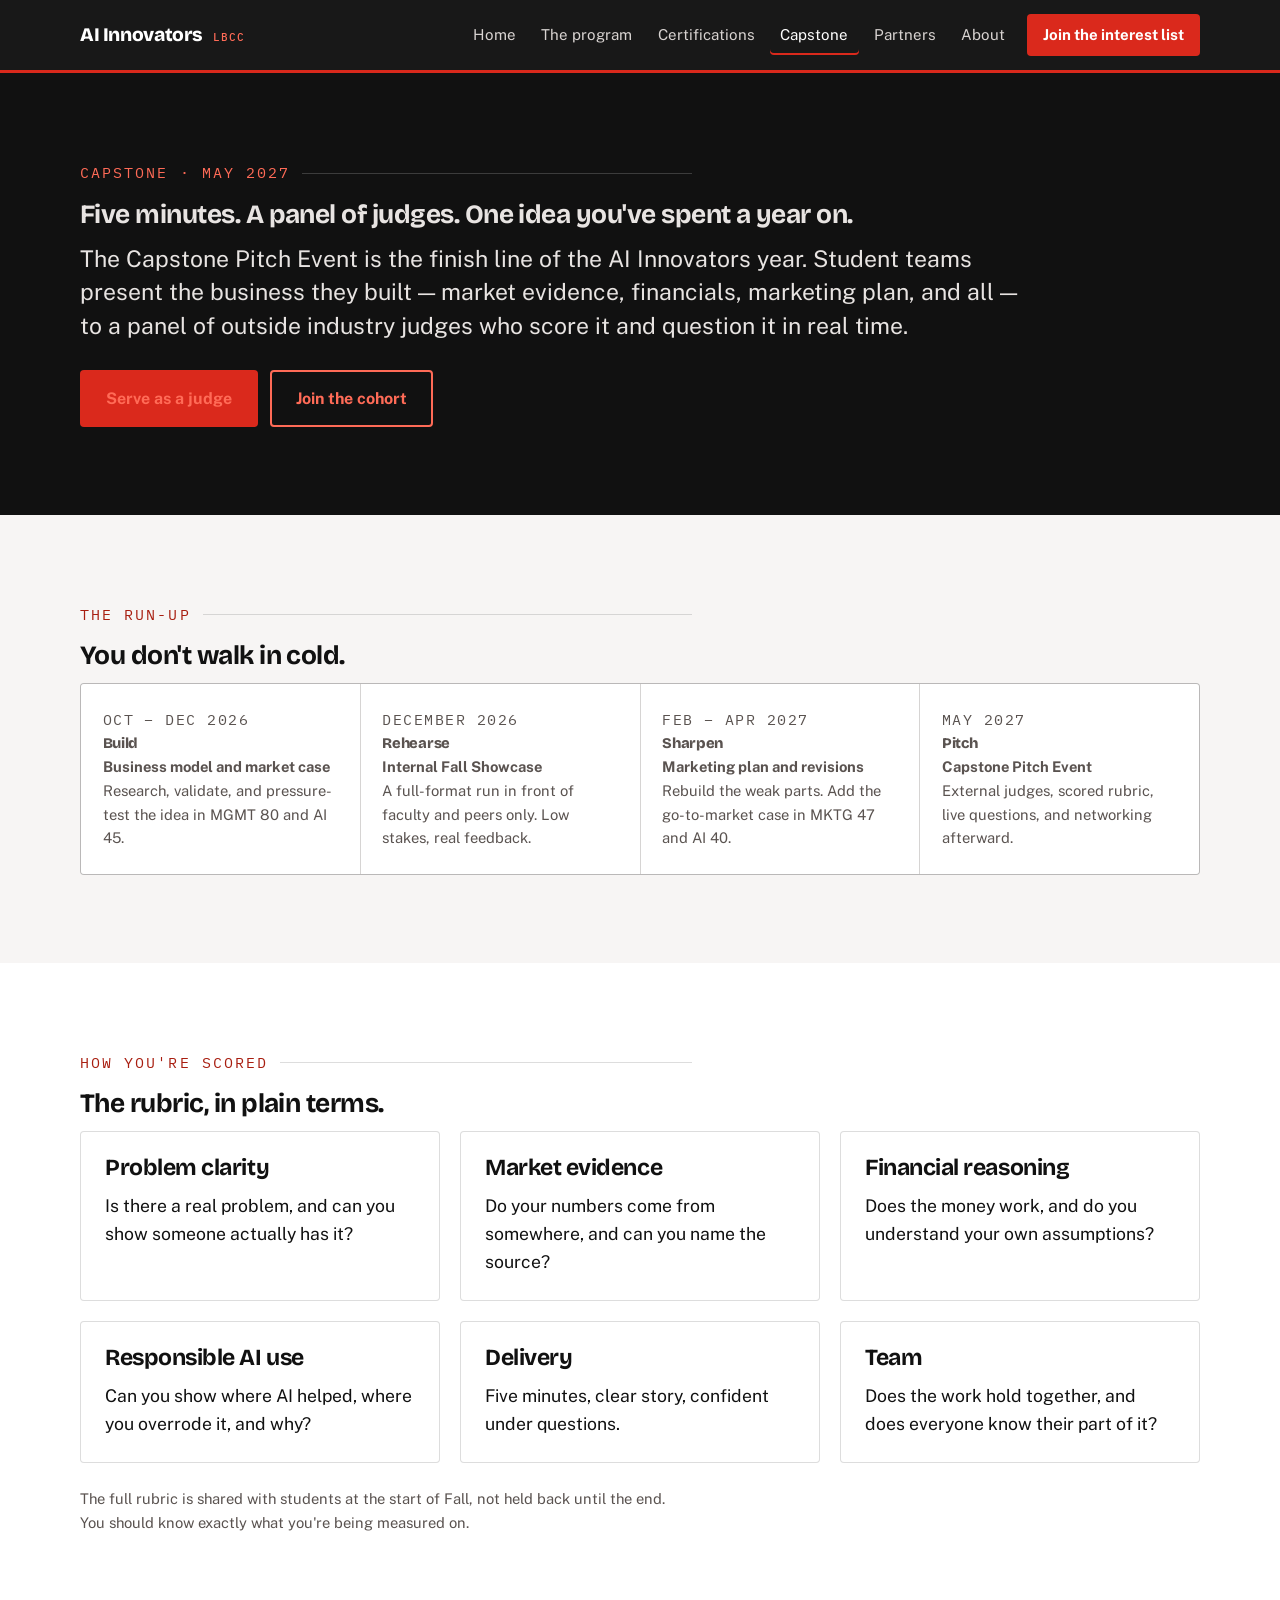
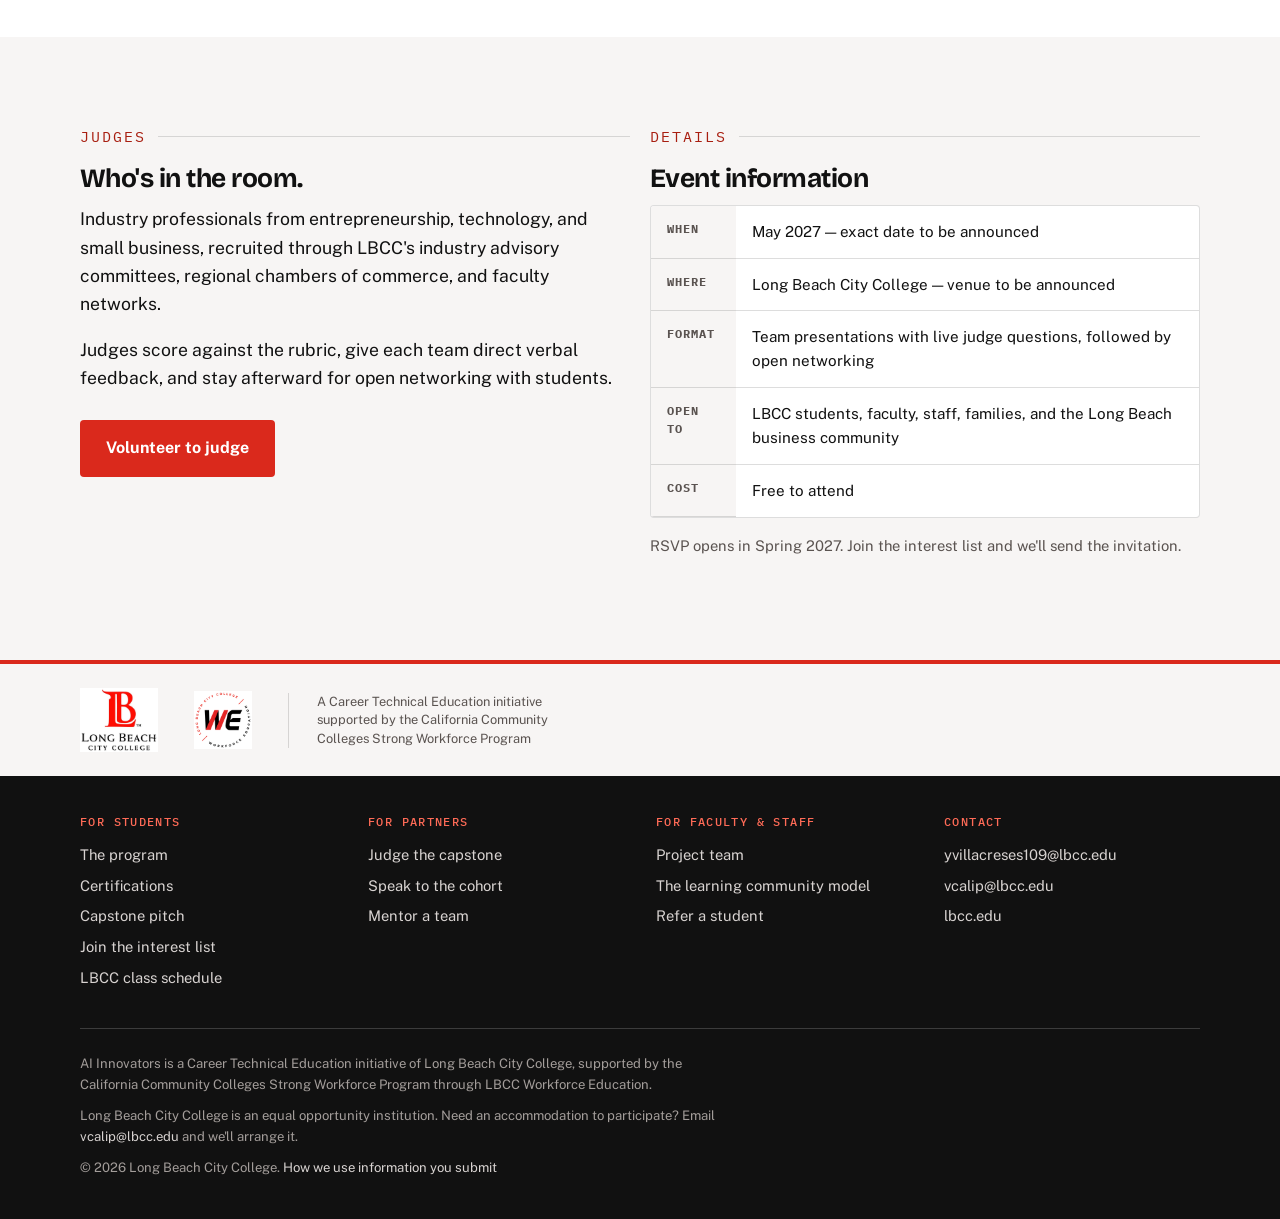
<file: capstone.html>
<!DOCTYPE html>
<html lang="en">
<head>
<meta charset="utf-8">
<meta name="viewport" content="width=device-width, initial-scale=1">
<title>The Capstone Pitch Event — AI Innovators at LBCC</title>
<meta name="description" content="In May 2027, AI Innovators student teams pitch AI-driven business plans to a panel of industry judges at Long Beach City College.">
<link rel="preconnect" href="https://fonts.googleapis.com">
<link rel="preconnect" href="https://fonts.gstatic.com" crossorigin>
<link href="https://fonts.googleapis.com/css2?family=Bricolage+Grotesque:opsz,wght@12..96,400;12..96,700;12..96,800&family=IBM+Plex+Mono:wght@400;500&family=Public+Sans:ital,wght@0,400;0,600;0,700;1,400&display=swap" rel="stylesheet">
<link rel="stylesheet" href="styles.css">
</head>
<body>
<a class="skip" href="#main">Skip to main content</a>

<header class="site-header">
  <div class="wrap nav-bar">
    <a class="brand" href="./">AI&nbsp;Innovators <span class="brand-mark">LBCC</span></a>
    <button class="nav-toggle" type="button" aria-expanded="false" aria-controls="nav-list">Menu</button>
    <ul class="nav-list" id="nav-list">
      <li><a href="./">Home</a></li>
      <li><a href="program.html">The program</a></li>
      <li><a href="certifications.html">Certifications</a></li>
      <li><a href="capstone.html" aria-current="page">Capstone</a></li>
      <li><a href="partners.html">Partners</a></li>
      <li><a href="about.html">About</a></li>
      <li><a class="nav-cta" href="apply.html">Join the interest list</a></li>
    </ul>
  </div>
</header>

<main id="main">

  <section class="section section--dark">
    <div class="wrap">
      <p class="eyebrow">Capstone &middot; May 2027</p>
      <h1>Five minutes. A panel of judges. One idea you've spent a year on.</h1>
      <p class="lede">The Capstone Pitch Event is the finish line of the AI Innovators year. Student teams present the business they built — market evidence, financials, marketing plan, and all — to a panel of outside industry judges who score it and question it in real time.</p>
      <div class="btn-row">
        <a class="btn btn--primary" href="partners.html">Serve as a judge</a>
        <a class="btn btn--ghost" href="apply.html">Join the cohort</a>
      </div>
    </div>
  </section>

  <section class="section">
    <div class="wrap">
      <p class="eyebrow">The run-up</p>
      <h2>You don't walk in cold.</h2>
      <div class="seq">
        <div class="seq-step">
          <p class="seq-step__when">Oct – Dec 2026</p>
          <p class="seq-step__code">Build</p>
          <p class="seq-step__title">Business model and market case</p>
          <p>Research, validate, and pressure-test the idea in MGMT 80 and AI 45.</p>
        </div>
        <div class="seq-step">
          <p class="seq-step__when">December 2026</p>
          <p class="seq-step__code">Rehearse</p>
          <p class="seq-step__title">Internal Fall Showcase</p>
          <p>A full-format run in front of faculty and peers only. Low stakes, real feedback.</p>
        </div>
        <div class="seq-step">
          <p class="seq-step__when">Feb – Apr 2027</p>
          <p class="seq-step__code">Sharpen</p>
          <p class="seq-step__title">Marketing plan and revisions</p>
          <p>Rebuild the weak parts. Add the go-to-market case in MKTG 47 and AI 40.</p>
        </div>
        <div class="seq-step">
          <p class="seq-step__when">May 2027</p>
          <p class="seq-step__code">Pitch</p>
          <p class="seq-step__title">Capstone Pitch Event</p>
          <p>External judges, scored rubric, live questions, and networking afterward.</p>
        </div>
      </div>
    </div>
  </section>

  <section class="section section--paper">
    <div class="wrap">
      <p class="eyebrow">How you're scored</p>
      <h2>The rubric, in plain terms.</h2>
      <div class="grid grid--2">
        <div class="card"><h3>Problem clarity</h3><p>Is there a real problem, and can you show someone actually has it?</p></div>
        <div class="card"><h3>Market evidence</h3><p>Do your numbers come from somewhere, and can you name the source?</p></div>
        <div class="card"><h3>Financial reasoning</h3><p>Does the money work, and do you understand your own assumptions?</p></div>
        <div class="card"><h3>Responsible AI use</h3><p>Can you show where AI helped, where you overrode it, and why?</p></div>
        <div class="card"><h3>Delivery</h3><p>Five minutes, clear story, confident under questions.</p></div>
        <div class="card"><h3>Team</h3><p>Does the work hold together, and does everyone know their part of it?</p></div>
      </div>
      <p class="small muted" style="margin-top:1.5rem">The full rubric is shared with students at the start of Fall, not held back until the end. You should know exactly what you're being measured on.</p>
    </div>
  </section>

  <section class="section">
    <div class="wrap grid grid--2" style="align-items:start">
      <div>
        <p class="eyebrow">Judges</p>
        <h2>Who's in the room.</h2>
        <p>Industry professionals from entrepreneurship, technology, and small business, recruited through LBCC's industry advisory committees, regional chambers of commerce, and faculty networks.</p>
        <p>Judges score against the rubric, give each team direct verbal feedback, and stay afterward for open networking with students.</p>
        <div class="btn-row"><a class="btn btn--primary" href="partners.html">Volunteer to judge</a></div>
      </div>
      <div>
        <p class="eyebrow">Details</p>
        <h2>Event information</h2>
        <div class="table-wrap">
          <table>
            <caption class="visually-hidden">Capstone Pitch Event details</caption>
            <tbody>
              <tr><th scope="row">When</th><td>May 2027 &mdash; exact date to be announced</td></tr>
              <tr><th scope="row">Where</th><td>Long Beach City College &mdash; venue to be announced</td></tr>
              <tr><th scope="row">Format</th><td>Team presentations with live judge questions, followed by open networking</td></tr>
              <tr><th scope="row">Open to</th><td>LBCC students, faculty, staff, families, and the Long Beach business community</td></tr>
              <tr><th scope="row">Cost</th><td>Free to attend</td></tr>
            </tbody>
          </table>
        </div>
        <p class="small muted" style="margin-top:1rem">RSVP opens in Spring 2027. Join the interest list and we'll send the invitation.</p>
      </div>
    </div>
  </section>
</main>

<div class="lockup-band">
  <div class="wrap lockup">
    <img class="lockup__logo lockup__logo--lbcc" src="assets/lbcc-logo.png" width="220" height="180" alt="Long Beach City College">
    <img class="lockup__logo lockup__logo--we" src="assets/lbcc-workforce-education-logo.png" width="180" height="180" alt="Long Beach City College Workforce Education">
    <p class="lockup__note">A Career Technical Education initiative supported by the California Community Colleges Strong Workforce Program</p>
  </div>
</div>

<footer class="site-footer">
  <div class="wrap">
    <div class="footer-grid">
      <div>
        <h2>For students</h2>
        <ul>
          <li><a href="program.html">The program</a></li>
          <li><a href="certifications.html">Certifications</a></li>
          <li><a href="capstone.html">Capstone pitch</a></li>
          <li><a href="apply.html">Join the interest list</a></li>
          <li><a href="https://www.lbcc.edu/class-schedule">LBCC class schedule</a></li>
        </ul>
      </div>
      <div>
        <h2>For partners</h2>
        <ul>
          <li><a href="partners.html">Judge the capstone</a></li>
          <li><a href="partners.html#speak">Speak to the cohort</a></li>
          <li><a href="partners.html#mentor">Mentor a team</a></li>
        </ul>
      </div>
      <div>
        <h2>For faculty &amp; staff</h2>
        <ul>
          <li><a href="about.html">Project team</a></li>
          <li><a href="about.html#model">The learning community model</a></li>
          <li><a href="apply.html#refer">Refer a student</a></li>
        </ul>
      </div>
      <div>
        <h2>Contact</h2>
        <ul>
          <li><a href="mailto:yvillacreses109@lbcc.edu">yvillacreses109@lbcc.edu</a></li>
          <li><a href="mailto:vcalip@lbcc.edu">vcalip@lbcc.edu</a></li>
          <li><a href="https://www.lbcc.edu">lbcc.edu</a></li>
        </ul>
      </div>
    </div>
    <div class="footer-legal">
      <p>AI Innovators is a Career Technical Education initiative of Long Beach City College, supported by the California Community Colleges Strong Workforce Program through LBCC Workforce Education.</p>
      <p>Long Beach City College is an equal opportunity institution. Need an accommodation to participate? Email <a href="mailto:vcalip@lbcc.edu">vcalip@lbcc.edu</a> and we'll arrange it.</p>
      <p>&copy; 2026 Long Beach City College. <a href="about.html#privacy">How we use information you submit</a></p>
    </div>
  </div>
</footer>

<script src="main.js"></script>
</body>
</html>
</file>
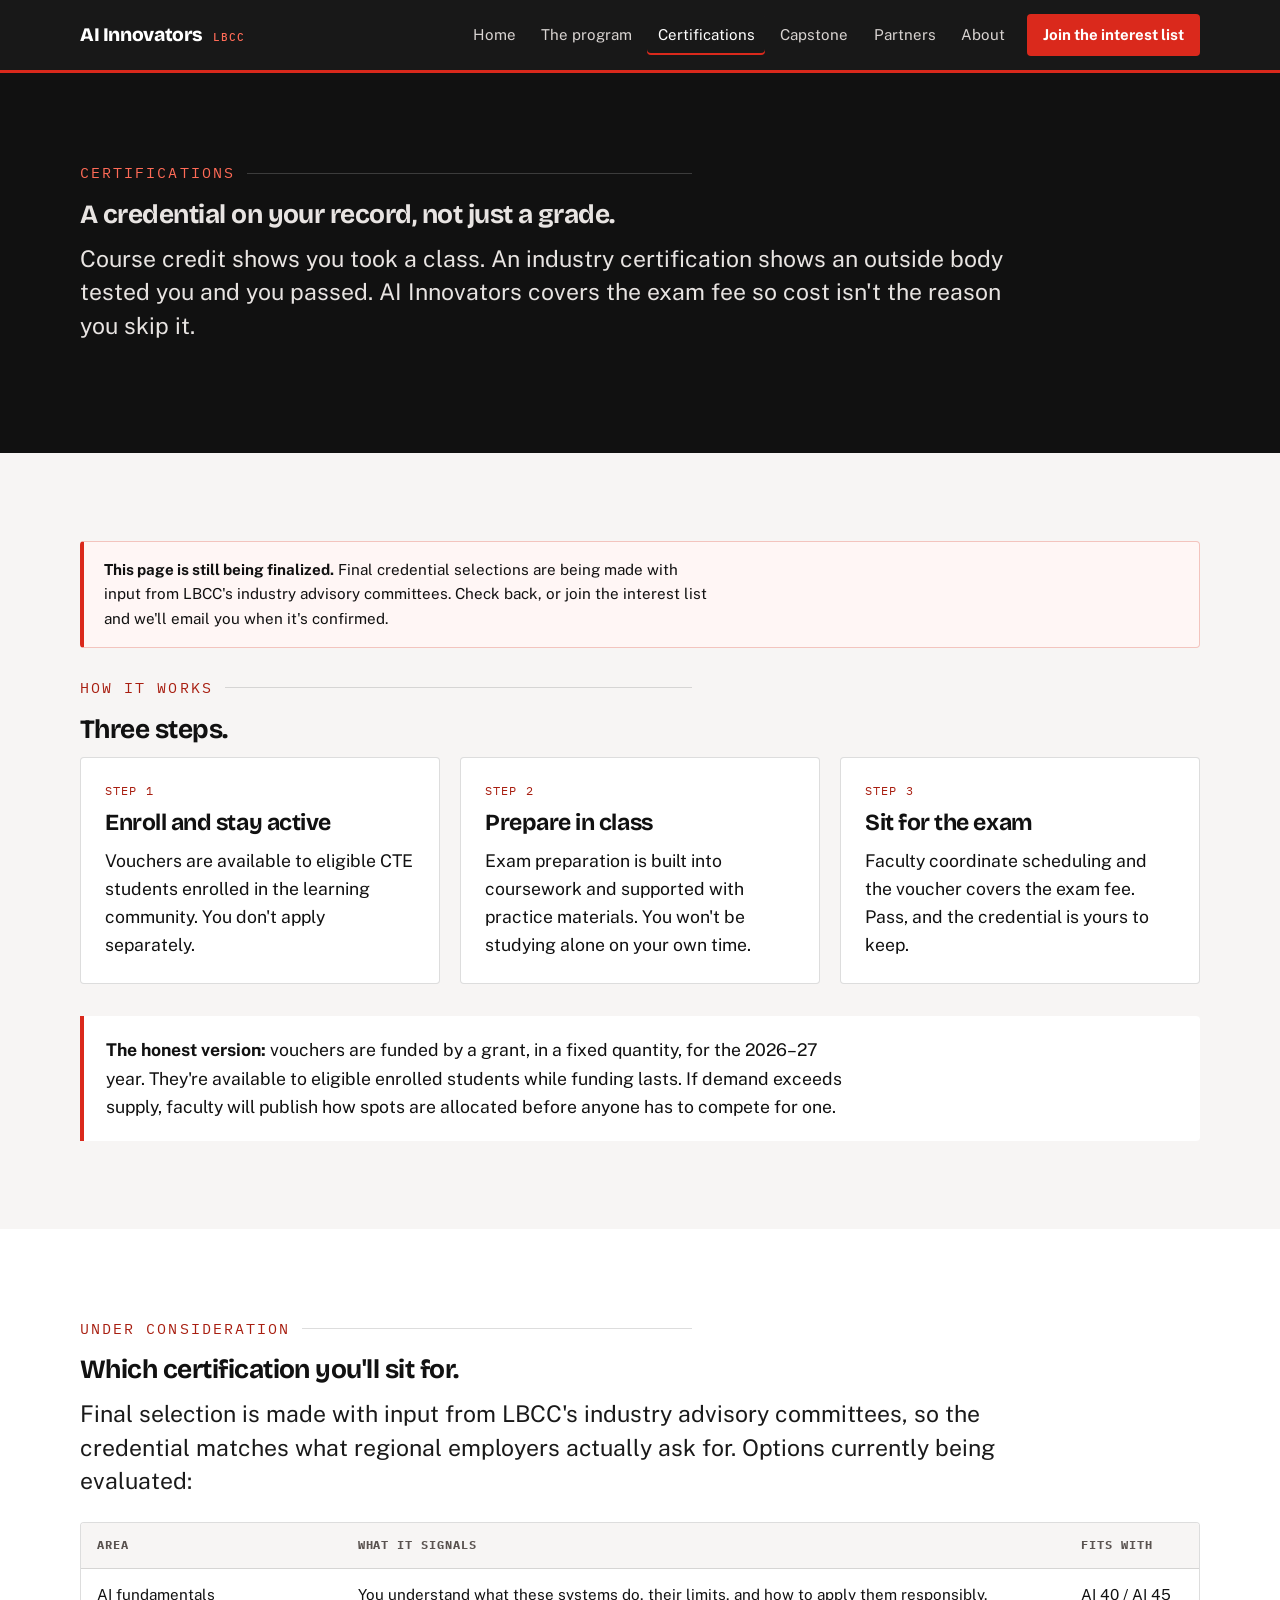
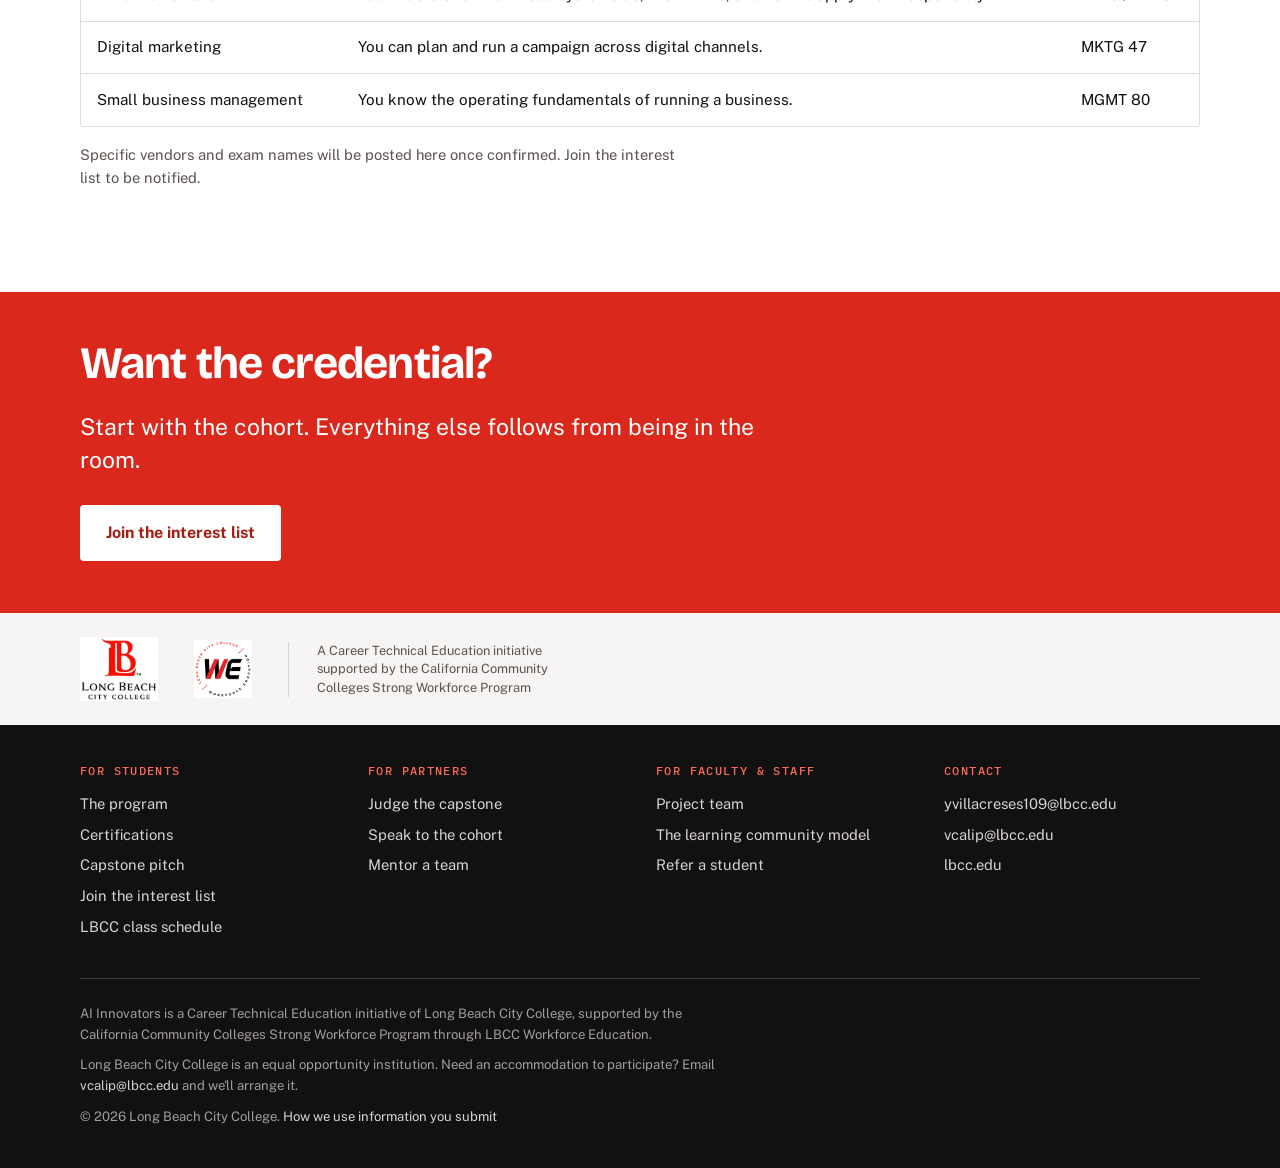
<file: certifications.html>
<!DOCTYPE html>
<html lang="en">
<head>
<meta charset="utf-8">
<meta name="viewport" content="width=device-width, initial-scale=1">
<title>Certifications — AI Innovators at LBCC</title>
<meta name="description" content="Industry-recognized certification exam vouchers available to eligible students enrolled in the AI Innovators learning community at Long Beach City College.">
<link rel="preconnect" href="https://fonts.googleapis.com">
<link rel="preconnect" href="https://fonts.gstatic.com" crossorigin>
<link href="https://fonts.googleapis.com/css2?family=Bricolage+Grotesque:opsz,wght@12..96,400;12..96,700;12..96,800&family=IBM+Plex+Mono:wght@400;500&family=Public+Sans:ital,wght@0,400;0,600;0,700;1,400&display=swap" rel="stylesheet">
<link rel="stylesheet" href="styles.css">
</head>
<body>
<a class="skip" href="#main">Skip to main content</a>

<header class="site-header">
  <div class="wrap nav-bar">
    <a class="brand" href="./">AI&nbsp;Innovators <span class="brand-mark">LBCC</span></a>
    <button class="nav-toggle" type="button" aria-expanded="false" aria-controls="nav-list">Menu</button>
    <ul class="nav-list" id="nav-list">
      <li><a href="./">Home</a></li>
      <li><a href="program.html">The program</a></li>
      <li><a href="certifications.html" aria-current="page">Certifications</a></li>
      <li><a href="capstone.html">Capstone</a></li>
      <li><a href="partners.html">Partners</a></li>
      <li><a href="about.html">About</a></li>
      <li><a class="nav-cta" href="apply.html">Join the interest list</a></li>
    </ul>
  </div>
</header>

<main id="main">

  <section class="section section--dark">
    <div class="wrap">
      <p class="eyebrow">Certifications</p>
      <h1>A credential on your record, not just a grade.</h1>
      <p class="lede">Course credit shows you took a class. An industry certification shows an outside body tested you and you passed. AI Innovators covers the exam fee so cost isn't the reason you skip it.</p>
    </div>
  </section>

  <section class="section">
    <div class="wrap">
      <div class="notice">
        <p><strong>This page is still being finalized.</strong> Final credential selections are being made with input from LBCC's industry advisory committees. Check back, or join the interest list and we'll email you when it's confirmed.</p>
      </div>
      <p class="eyebrow">How it works</p>
      <h2>Three steps.</h2>
      <div class="grid grid--3">
        <div class="card"><p class="card__key">Step 1</p><h3>Enroll and stay active</h3><p>Vouchers are available to eligible CTE students enrolled in the learning community. You don't apply separately.</p></div>
        <div class="card"><p class="card__key">Step 2</p><h3>Prepare in class</h3><p>Exam preparation is built into coursework and supported with practice materials. You won't be studying alone on your own time.</p></div>
        <div class="card"><p class="card__key">Step 3</p><h3>Sit for the exam</h3><p>Faculty coordinate scheduling and the voucher covers the exam fee. Pass, and the credential is yours to keep.</p></div>
      </div>
      <div class="callout" style="margin-top:2rem">
        <p><strong>The honest version:</strong> vouchers are funded by a grant, in a fixed quantity, for the 2026–27 year. They're available to eligible enrolled students while funding lasts. If demand exceeds supply, faculty will publish how spots are allocated before anyone has to compete for one.</p>
      </div>
    </div>
  </section>

  <section class="section section--paper">
    <div class="wrap">
      <p class="eyebrow">Under consideration</p>
      <h2>Which certification you'll sit for.</h2>
      <p class="lede">Final selection is made with input from LBCC's industry advisory committees, so the credential matches what regional employers actually ask for. Options currently being evaluated:</p>
      <div class="table-wrap" style="margin-top:1.5rem">
        <table>
          <caption class="visually-hidden">Certification options under consideration</caption>
          <thead><tr><th scope="col">Area</th><th scope="col">What it signals</th><th scope="col">Fits with</th></tr></thead>
          <tbody>
            <tr><td>AI fundamentals</td><td>You understand what these systems do, their limits, and how to apply them responsibly.</td><td>AI 40 / AI 45</td></tr>
            <tr><td>Digital marketing</td><td>You can plan and run a campaign across digital channels.</td><td>MKTG 47</td></tr>
            <tr><td>Small business management</td><td>You know the operating fundamentals of running a business.</td><td>MGMT 80</td></tr>
          </tbody>
        </table>
      </div>
      <!-- TODO: replace with named vendor credentials once advisory input and pricing are confirmed -->
      <p class="small muted" style="margin-top:1rem">Specific vendors and exam names will be posted here once confirmed. Join the interest list to be notified.</p>
    </div>
  </section>

  <section class="section section--tight cta-band">
    <div class="wrap">
      <h2>Want the credential?</h2>
      <p class="lede" style="max-width:50ch">Start with the cohort. Everything else follows from being in the room.</p>
      <div class="btn-row"><a class="btn btn--primary" href="apply.html">Join the interest list</a></div>
    </div>
  </section>
</main>

<div class="lockup-band">
  <div class="wrap lockup">
    <img class="lockup__logo lockup__logo--lbcc" src="assets/lbcc-logo.png" width="220" height="180" alt="Long Beach City College">
    <img class="lockup__logo lockup__logo--we" src="assets/lbcc-workforce-education-logo.png" width="180" height="180" alt="Long Beach City College Workforce Education">
    <p class="lockup__note">A Career Technical Education initiative supported by the California Community Colleges Strong Workforce Program</p>
  </div>
</div>

<footer class="site-footer">
  <div class="wrap">
    <div class="footer-grid">
      <div>
        <h2>For students</h2>
        <ul>
          <li><a href="program.html">The program</a></li>
          <li><a href="certifications.html">Certifications</a></li>
          <li><a href="capstone.html">Capstone pitch</a></li>
          <li><a href="apply.html">Join the interest list</a></li>
          <li><a href="https://www.lbcc.edu/class-schedule">LBCC class schedule</a></li>
        </ul>
      </div>
      <div>
        <h2>For partners</h2>
        <ul>
          <li><a href="partners.html">Judge the capstone</a></li>
          <li><a href="partners.html#speak">Speak to the cohort</a></li>
          <li><a href="partners.html#mentor">Mentor a team</a></li>
        </ul>
      </div>
      <div>
        <h2>For faculty &amp; staff</h2>
        <ul>
          <li><a href="about.html">Project team</a></li>
          <li><a href="about.html#model">The learning community model</a></li>
          <li><a href="apply.html#refer">Refer a student</a></li>
        </ul>
      </div>
      <div>
        <h2>Contact</h2>
        <ul>
          <li><a href="mailto:yvillacreses109@lbcc.edu">yvillacreses109@lbcc.edu</a></li>
          <li><a href="mailto:vcalip@lbcc.edu">vcalip@lbcc.edu</a></li>
          <li><a href="https://www.lbcc.edu">lbcc.edu</a></li>
        </ul>
      </div>
    </div>
    <div class="footer-legal">
      <p>AI Innovators is a Career Technical Education initiative of Long Beach City College, supported by the California Community Colleges Strong Workforce Program through LBCC Workforce Education.</p>
      <p>Long Beach City College is an equal opportunity institution. Need an accommodation to participate? Email <a href="mailto:vcalip@lbcc.edu">vcalip@lbcc.edu</a> and we'll arrange it.</p>
      <p>&copy; 2026 Long Beach City College. <a href="about.html#privacy">How we use information you submit</a></p>
    </div>
  </div>
</footer>

<script src="main.js"></script>
</body>
</html>
</file>
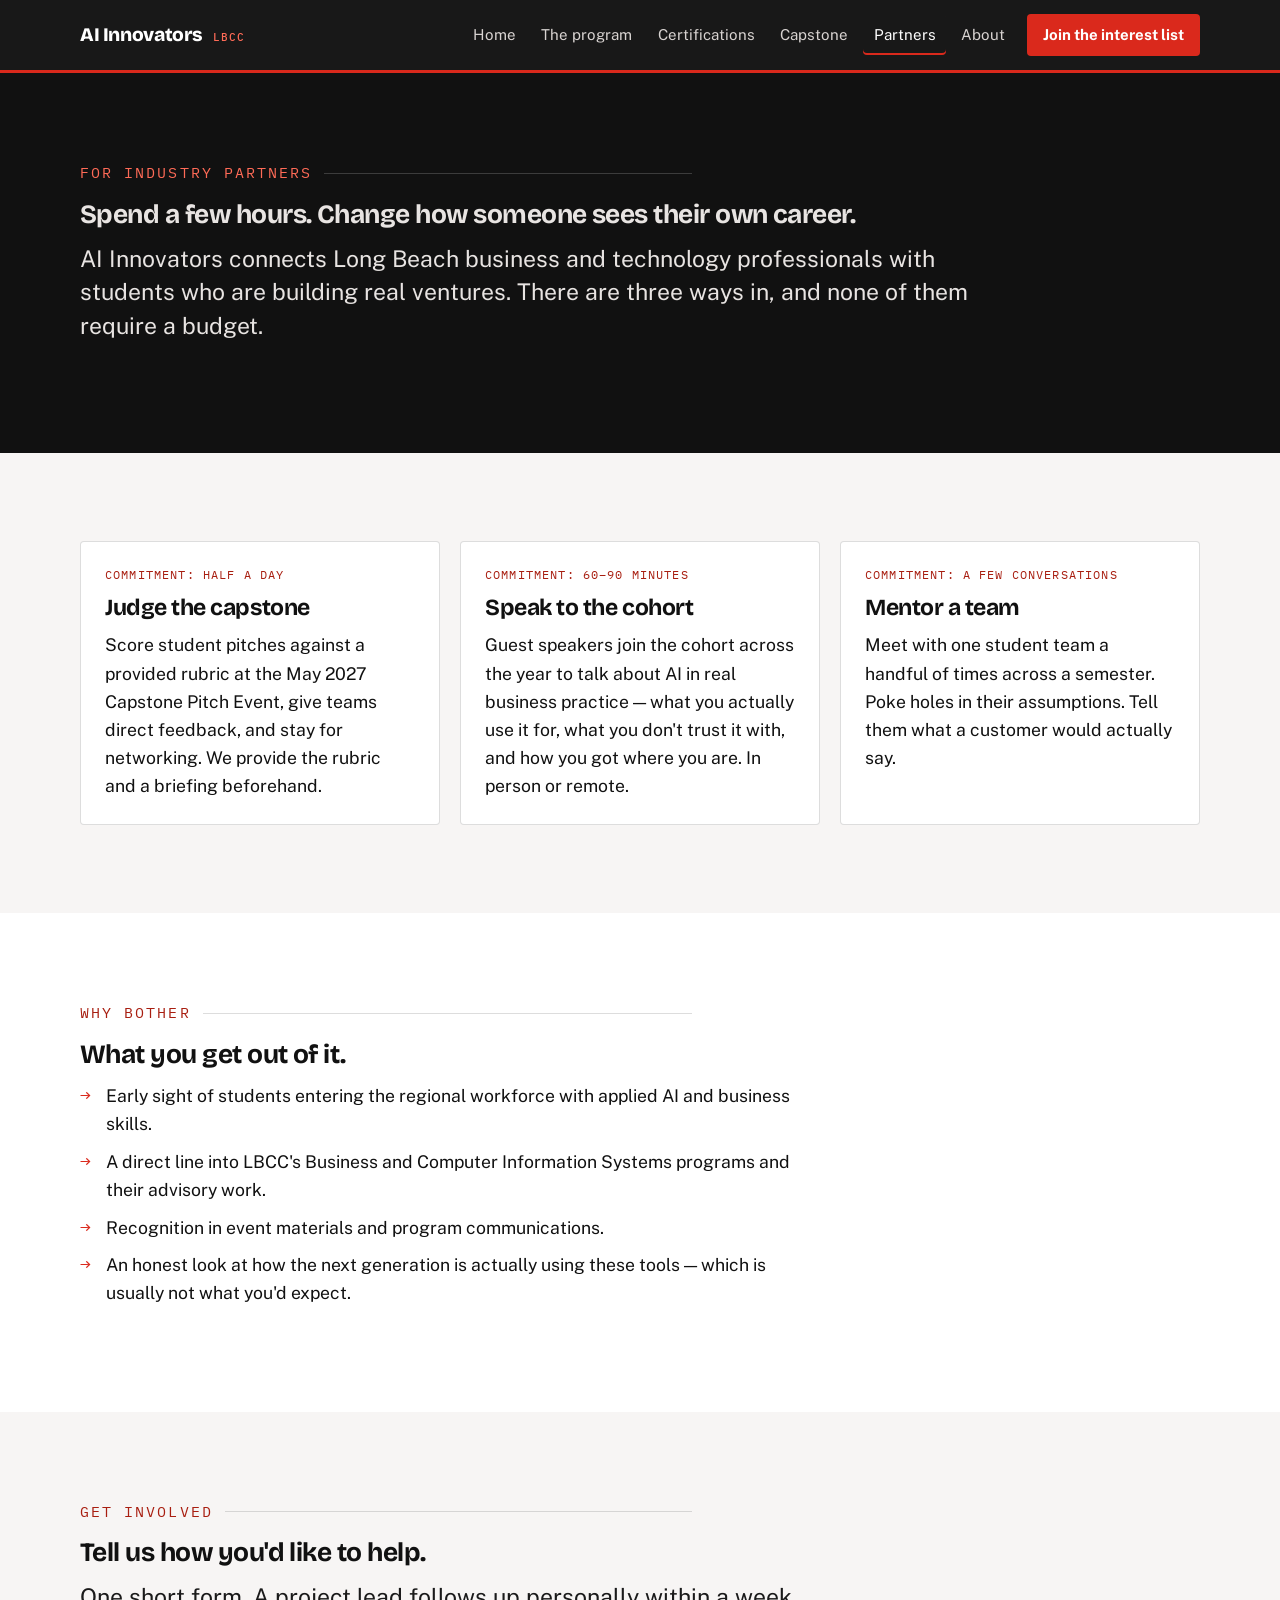
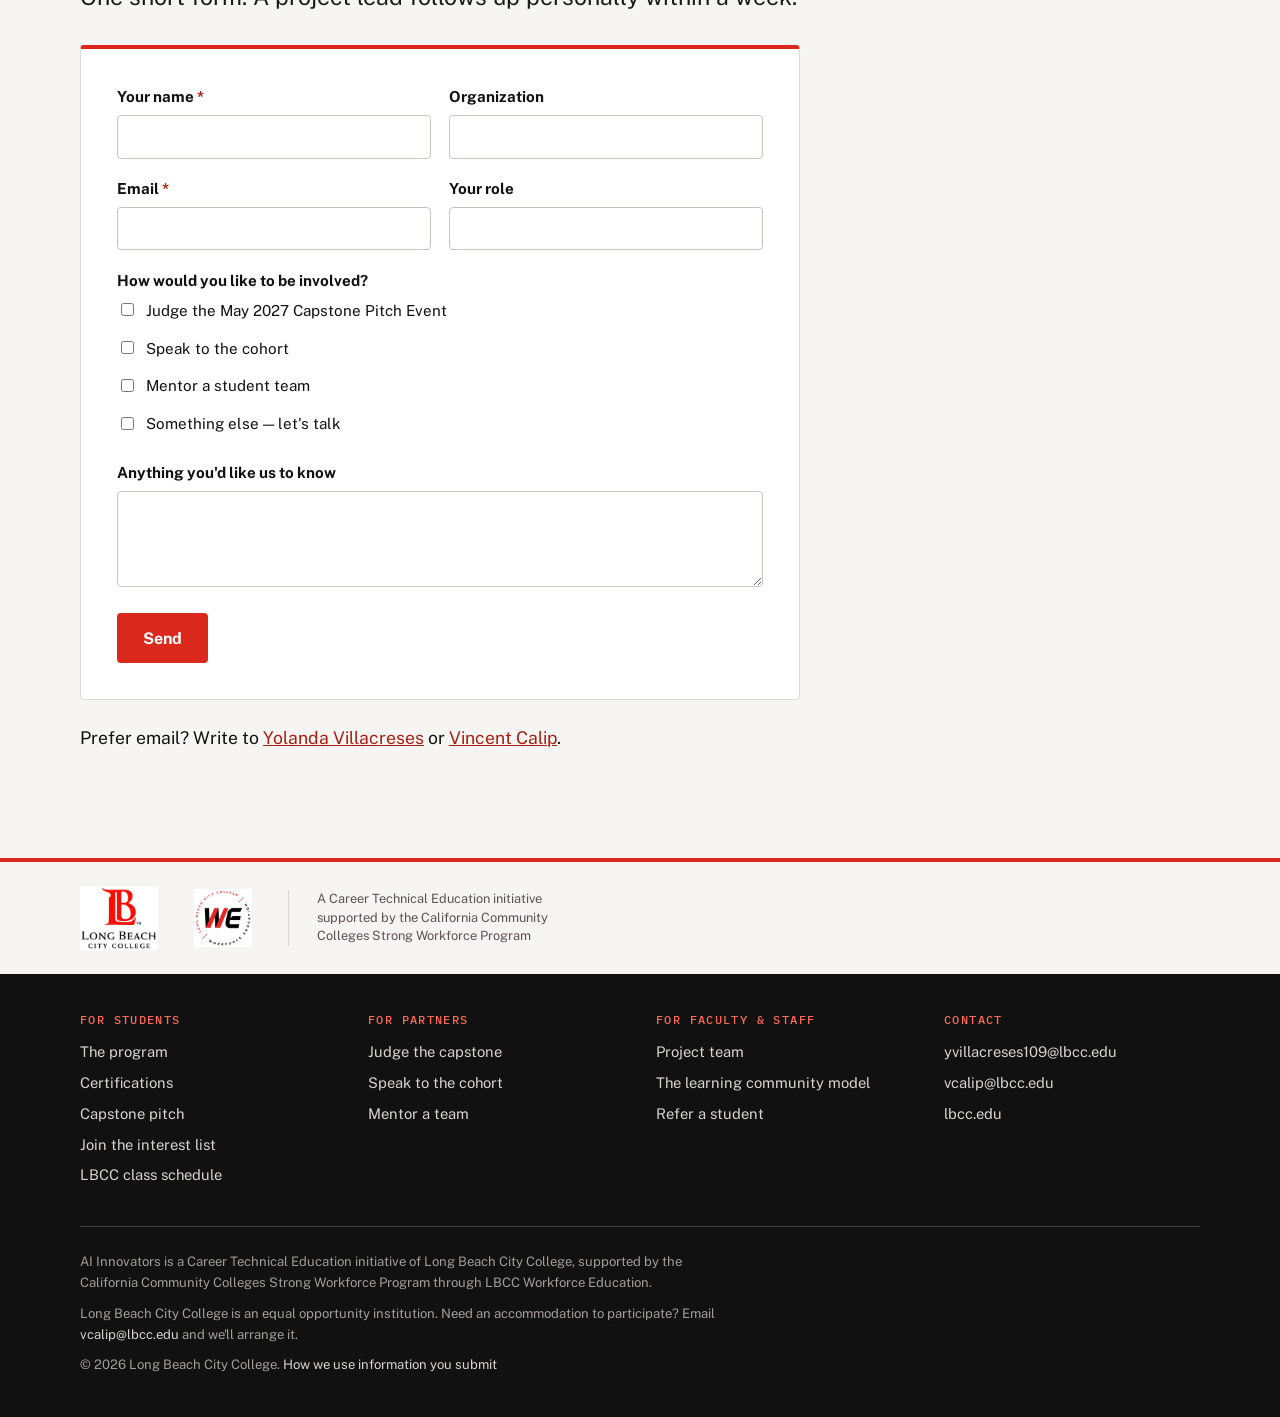
<file: partners.html>
<!DOCTYPE html>
<html lang="en">
<head>
<meta charset="utf-8">
<meta name="viewport" content="width=device-width, initial-scale=1">
<title>Partner with AI Innovators — LBCC</title>
<meta name="description" content="Judge the capstone, speak to the cohort, or mentor a student team at Long Beach City College.">
<link rel="preconnect" href="https://fonts.googleapis.com">
<link rel="preconnect" href="https://fonts.gstatic.com" crossorigin>
<link href="https://fonts.googleapis.com/css2?family=Bricolage+Grotesque:opsz,wght@12..96,400;12..96,700;12..96,800&family=IBM+Plex+Mono:wght@400;500&family=Public+Sans:ital,wght@0,400;0,600;0,700;1,400&display=swap" rel="stylesheet">
<link rel="stylesheet" href="styles.css">
</head>
<body>
<a class="skip" href="#main">Skip to main content</a>

<header class="site-header">
  <div class="wrap nav-bar">
    <a class="brand" href="./">AI&nbsp;Innovators <span class="brand-mark">LBCC</span></a>
    <button class="nav-toggle" type="button" aria-expanded="false" aria-controls="nav-list">Menu</button>
    <ul class="nav-list" id="nav-list">
      <li><a href="./">Home</a></li>
      <li><a href="program.html">The program</a></li>
      <li><a href="certifications.html">Certifications</a></li>
      <li><a href="capstone.html">Capstone</a></li>
      <li><a href="partners.html" aria-current="page">Partners</a></li>
      <li><a href="about.html">About</a></li>
      <li><a class="nav-cta" href="apply.html">Join the interest list</a></li>
    </ul>
  </div>
</header>

<main id="main">

  <section class="section section--dark">
    <div class="wrap">
      <p class="eyebrow">For industry partners</p>
      <h1>Spend a few hours. Change how someone sees their own career.</h1>
      <p class="lede">AI Innovators connects Long Beach business and technology professionals with students who are building real ventures. There are three ways in, and none of them require a budget.</p>
    </div>
  </section>

  <section class="section">
    <div class="wrap">
      <div class="grid grid--3">
        <div class="card" id="judge">
          <p class="card__key">Commitment: half a day</p>
          <h3>Judge the capstone</h3>
          <p>Score student pitches against a provided rubric at the May 2027 Capstone Pitch Event, give teams direct feedback, and stay for networking. We provide the rubric and a briefing beforehand.</p>
        </div>
        <div class="card" id="speak">
          <p class="card__key">Commitment: 60–90 minutes</p>
          <h3>Speak to the cohort</h3>
          <p>Guest speakers join the cohort across the year to talk about AI in real business practice — what you actually use it for, what you don't trust it with, and how you got where you are. In person or remote.</p>
        </div>
        <div class="card" id="mentor">
          <p class="card__key">Commitment: a few conversations</p>
          <h3>Mentor a team</h3>
          <p>Meet with one student team a handful of times across a semester. Poke holes in their assumptions. Tell them what a customer would actually say.</p>
        </div>
      </div>
    </div>
  </section>

  <section class="section section--paper">
    <div class="wrap">
      <p class="eyebrow">Why bother</p>
      <h2>What you get out of it.</h2>
      <ul class="ticks">
        <li>Early sight of students entering the regional workforce with applied AI and business skills.</li>
        <li>A direct line into LBCC's Business and Computer Information Systems programs and their advisory work.</li>
        <li>Recognition in event materials and program communications.</li>
        <li>An honest look at how the next generation is actually using these tools — which is usually not what you'd expect.</li>
      </ul>
    </div>
  </section>

  <section class="section">
    <div class="wrap">
      <p class="eyebrow">Get involved</p>
      <h2>Tell us how you'd like to help.</h2>
      <p class="lede" style="margin-bottom:2rem">One short form. A project lead follows up personally within a week.</p>

      <form class="form-card" data-sheet-form="partner" novalidate>
        <div class="field-row">
          <div class="field">
            <label for="pt-name">Your name <span class="req" aria-hidden="true">*</span></label>
            <input type="text" id="pt-name" name="name" autocomplete="name" required>
          </div>
          <div class="field">
            <label for="pt-org">Organization</label>
            <input type="text" id="pt-org" name="organization" autocomplete="organization">
          </div>
        </div>
        <div class="field-row">
          <div class="field">
            <label for="pt-email">Email <span class="req" aria-hidden="true">*</span></label>
            <input type="email" id="pt-email" name="email" autocomplete="email" required>
          </div>
          <div class="field">
            <label for="pt-role">Your role</label>
            <input type="text" id="pt-role" name="role" autocomplete="organization-title">
          </div>
        </div>
        <div class="field">
          <label>How would you like to be involved?</label>
          <div class="choice">
            <input type="checkbox" id="pt-judge" name="interest_judge" value="Judge the capstone">
            <label for="pt-judge" style="font-weight:400">Judge the May 2027 Capstone Pitch Event</label>
          </div>
          <div class="choice">
            <input type="checkbox" id="pt-speak" name="interest_speak" value="Speak to the cohort">
            <label for="pt-speak" style="font-weight:400">Speak to the cohort</label>
          </div>
          <div class="choice">
            <input type="checkbox" id="pt-mentor" name="interest_mentor" value="Mentor a team">
            <label for="pt-mentor" style="font-weight:400">Mentor a student team</label>
          </div>
          <div class="choice">
            <input type="checkbox" id="pt-other" name="interest_other" value="Something else">
            <label for="pt-other" style="font-weight:400">Something else — let's talk</label>
          </div>
        </div>
        <div class="field">
          <label for="pt-notes">Anything you'd like us to know</label>
          <textarea id="pt-notes" name="notes"></textarea>
        </div>
        <div class="honey" aria-hidden="true">
          <label for="pt-website">Leave this field empty</label>
          <input type="text" id="pt-website" name="_website" tabindex="-1" autocomplete="off">
        </div>
        <button class="btn btn--primary" type="submit">Send</button>
        <p class="form-status" aria-live="polite"></p>
      </form>

      <p style="margin-top:1.5rem">Prefer email? Write to <a href="mailto:yvillacreses109@lbcc.edu">Yolanda Villacreses</a> or <a href="mailto:vcalip@lbcc.edu">Vincent Calip</a>.</p>
    </div>
  </section>
</main>

<div class="lockup-band">
  <div class="wrap lockup">
    <img class="lockup__logo lockup__logo--lbcc" src="assets/lbcc-logo.png" width="220" height="180" alt="Long Beach City College">
    <img class="lockup__logo lockup__logo--we" src="assets/lbcc-workforce-education-logo.png" width="180" height="180" alt="Long Beach City College Workforce Education">
    <p class="lockup__note">A Career Technical Education initiative supported by the California Community Colleges Strong Workforce Program</p>
  </div>
</div>

<footer class="site-footer">
  <div class="wrap">
    <div class="footer-grid">
      <div>
        <h2>For students</h2>
        <ul>
          <li><a href="program.html">The program</a></li>
          <li><a href="certifications.html">Certifications</a></li>
          <li><a href="capstone.html">Capstone pitch</a></li>
          <li><a href="apply.html">Join the interest list</a></li>
          <li><a href="https://www.lbcc.edu/class-schedule">LBCC class schedule</a></li>
        </ul>
      </div>
      <div>
        <h2>For partners</h2>
        <ul>
          <li><a href="partners.html">Judge the capstone</a></li>
          <li><a href="partners.html#speak">Speak to the cohort</a></li>
          <li><a href="partners.html#mentor">Mentor a team</a></li>
        </ul>
      </div>
      <div>
        <h2>For faculty &amp; staff</h2>
        <ul>
          <li><a href="about.html">Project team</a></li>
          <li><a href="about.html#model">The learning community model</a></li>
          <li><a href="apply.html#refer">Refer a student</a></li>
        </ul>
      </div>
      <div>
        <h2>Contact</h2>
        <ul>
          <li><a href="mailto:yvillacreses109@lbcc.edu">yvillacreses109@lbcc.edu</a></li>
          <li><a href="mailto:vcalip@lbcc.edu">vcalip@lbcc.edu</a></li>
          <li><a href="https://www.lbcc.edu">lbcc.edu</a></li>
        </ul>
      </div>
    </div>
    <div class="footer-legal">
      <p>AI Innovators is a Career Technical Education initiative of Long Beach City College, supported by the California Community Colleges Strong Workforce Program through LBCC Workforce Education.</p>
      <p>Long Beach City College is an equal opportunity institution. Need an accommodation to participate? Email <a href="mailto:vcalip@lbcc.edu">vcalip@lbcc.edu</a> and we'll arrange it.</p>
      <p>&copy; 2026 Long Beach City College. <a href="about.html#privacy">How we use information you submit</a></p>
    </div>
  </div>
</footer>

<script src="main.js"></script>
</body>
</html>
</file>
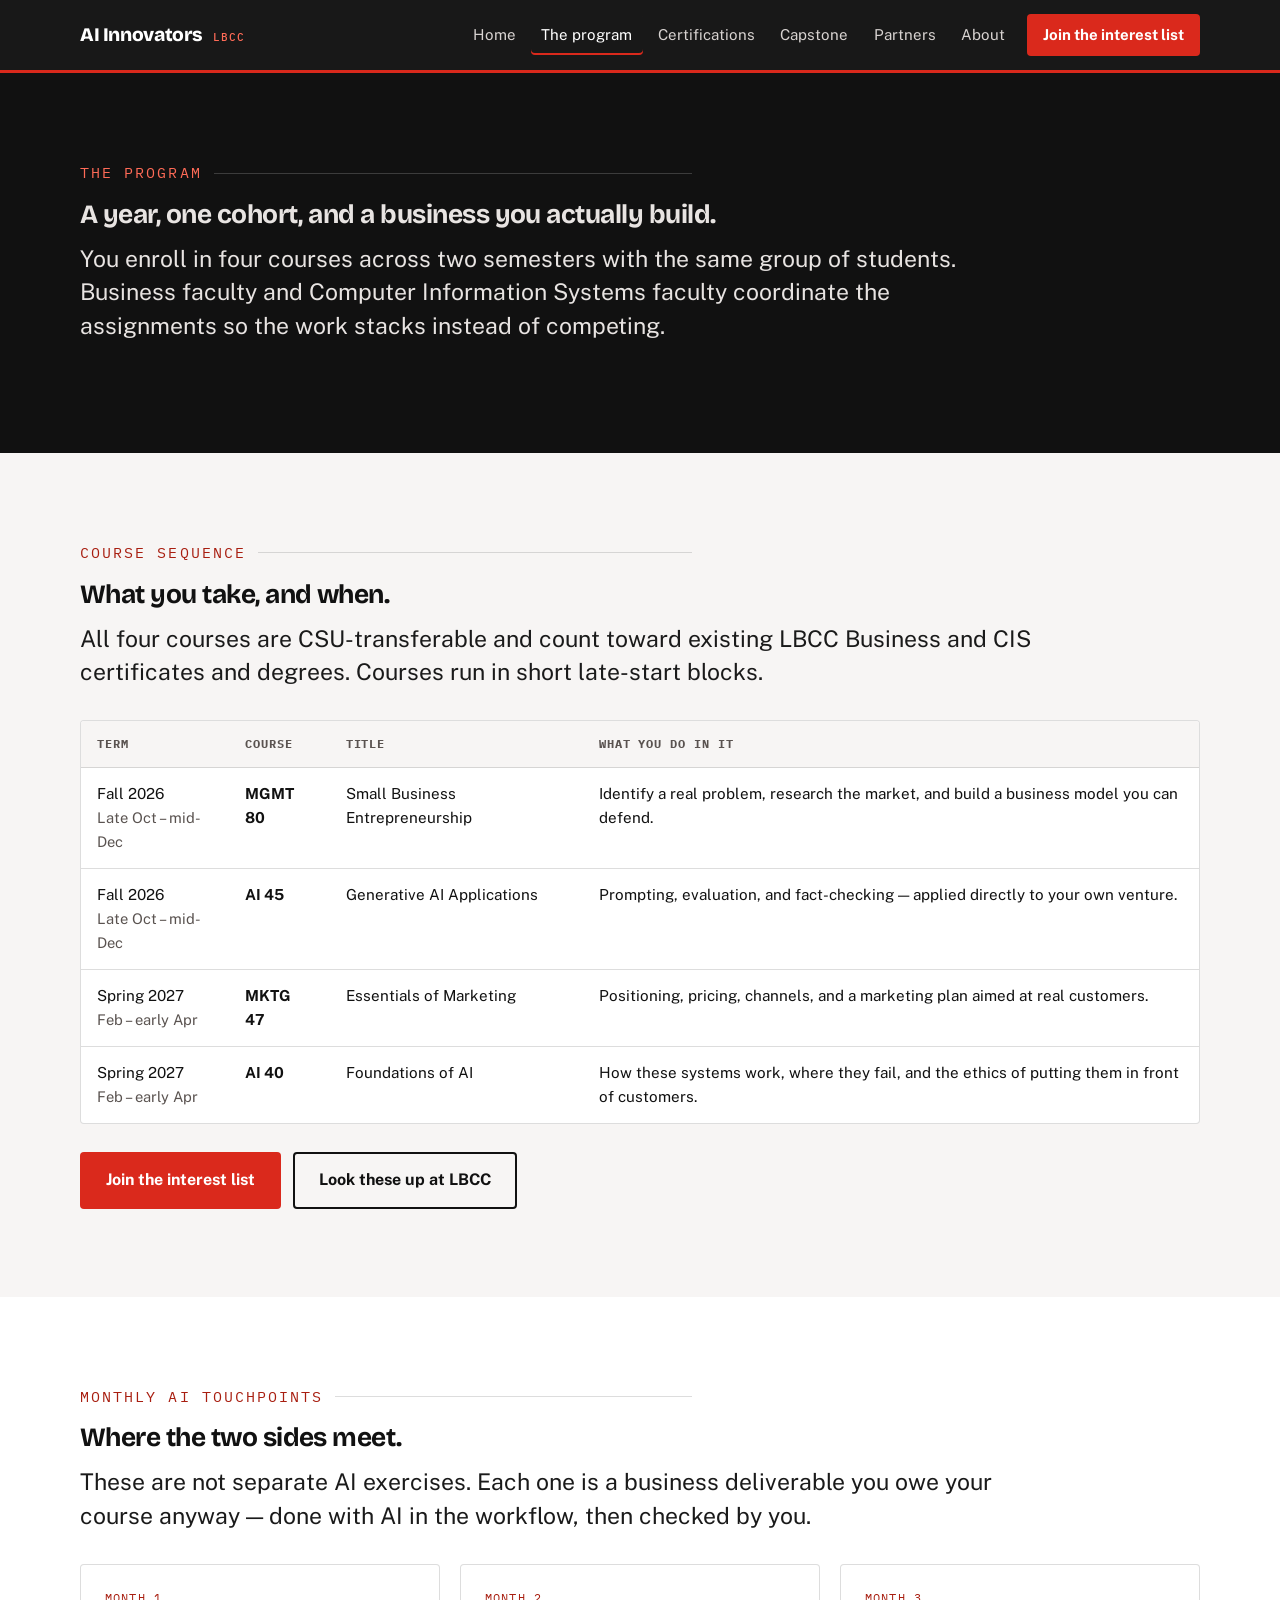
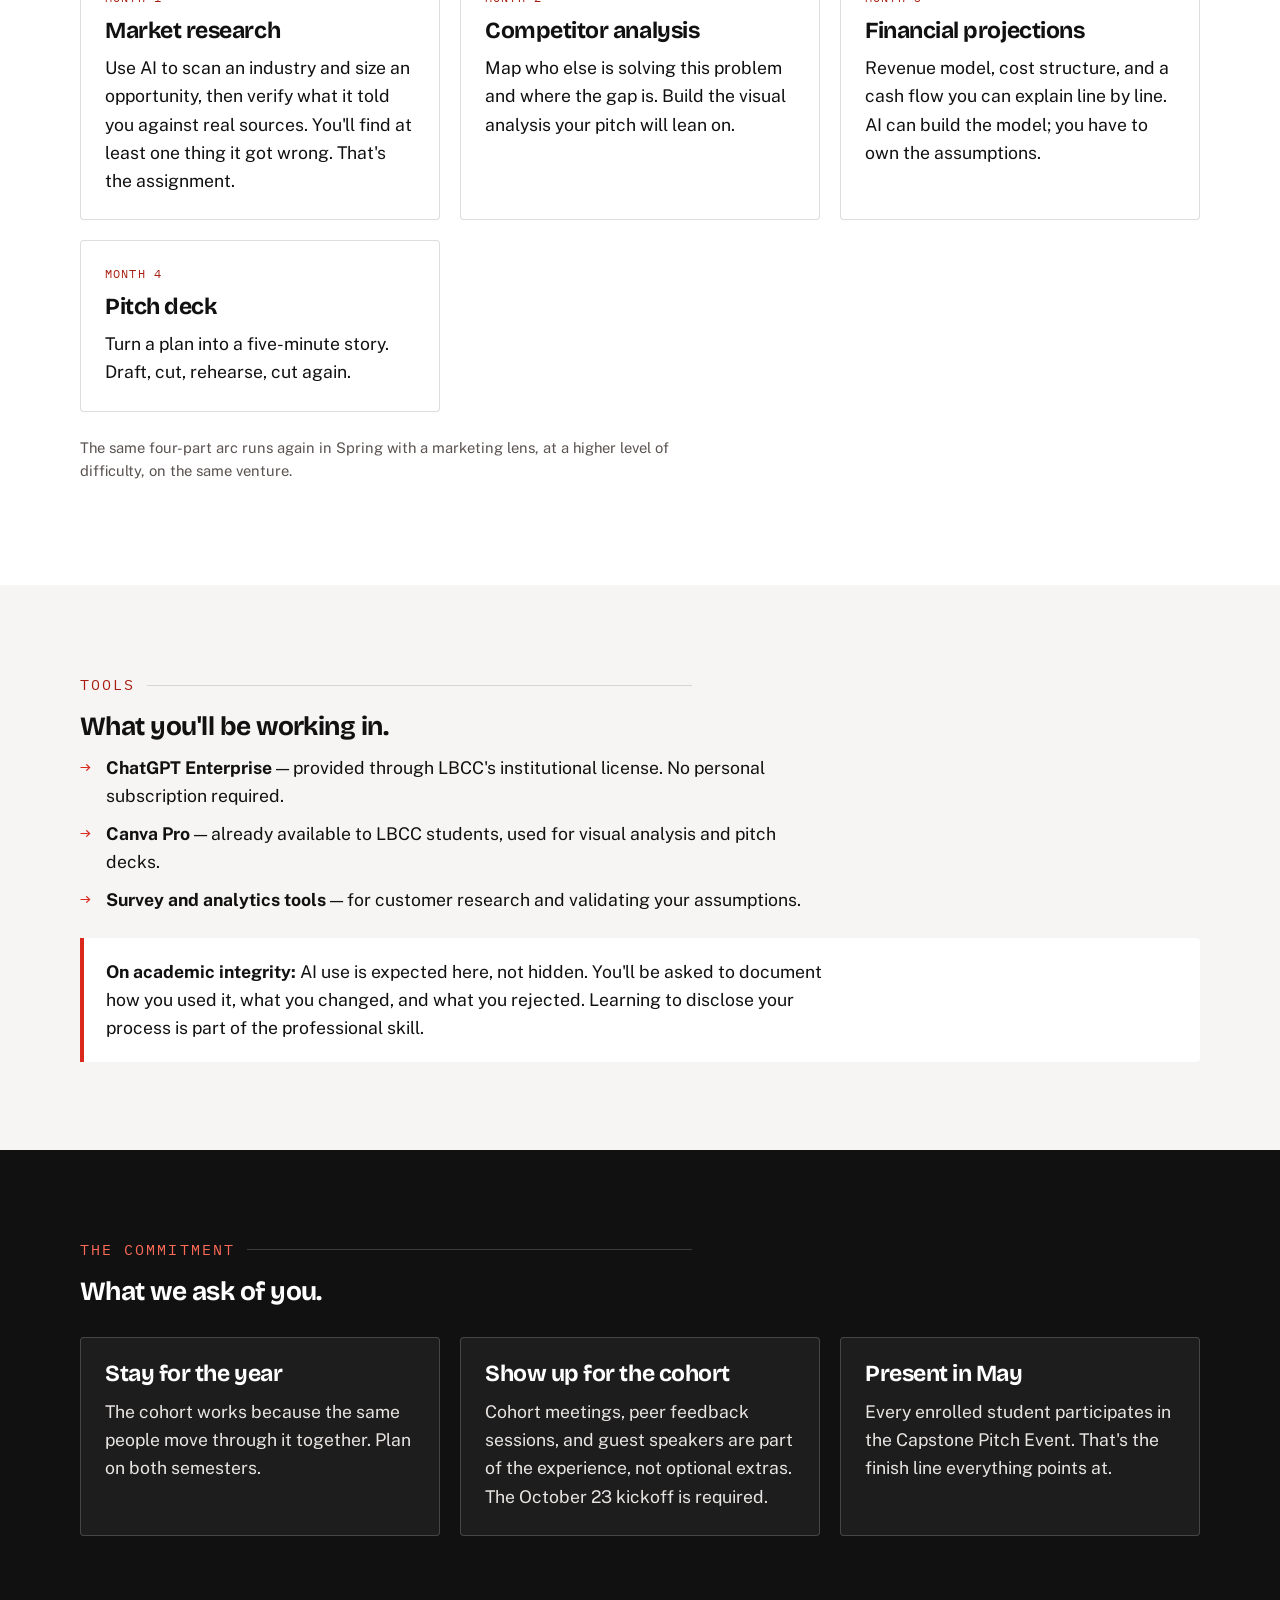
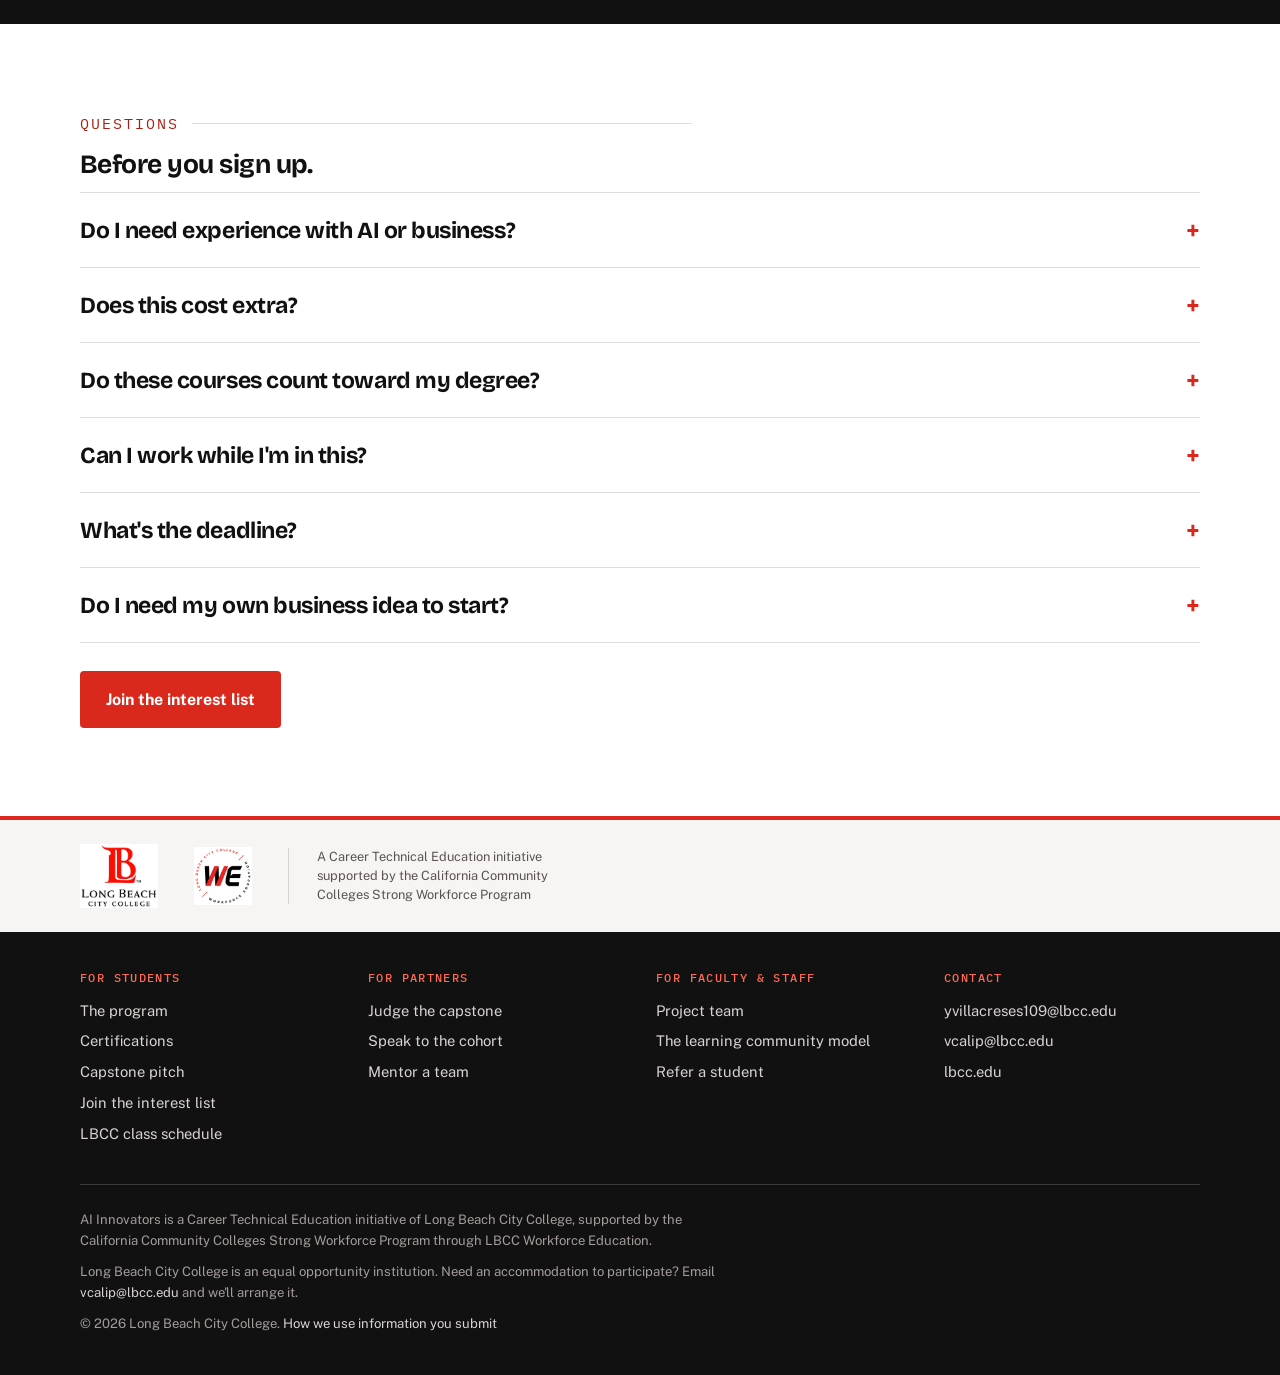
<file: program.html>
<!DOCTYPE html>
<html lang="en">
<head>
<meta charset="utf-8">
<meta name="viewport" content="width=device-width, initial-scale=1">
<title>The program — AI Innovators at LBCC</title>
<meta name="description" content="How the AI Innovators learning community works: four coordinated courses across Fall 2026 and Spring 2027, monthly AI touchpoints, and a year-long cohort.">
<link rel="preconnect" href="https://fonts.googleapis.com">
<link rel="preconnect" href="https://fonts.gstatic.com" crossorigin>
<link href="https://fonts.googleapis.com/css2?family=Bricolage+Grotesque:opsz,wght@12..96,400;12..96,700;12..96,800&family=IBM+Plex+Mono:wght@400;500&family=Public+Sans:ital,wght@0,400;0,600;0,700;1,400&display=swap" rel="stylesheet">
<link rel="stylesheet" href="styles.css">
</head>
<body>
<a class="skip" href="#main">Skip to main content</a>

<header class="site-header">
  <div class="wrap nav-bar">
    <a class="brand" href="./">AI&nbsp;Innovators <span class="brand-mark">LBCC</span></a>
    <button class="nav-toggle" type="button" aria-expanded="false" aria-controls="nav-list">Menu</button>
    <ul class="nav-list" id="nav-list">
      <li><a href="./">Home</a></li>
      <li><a href="program.html" aria-current="page">The program</a></li>
      <li><a href="certifications.html">Certifications</a></li>
      <li><a href="capstone.html">Capstone</a></li>
      <li><a href="partners.html">Partners</a></li>
      <li><a href="about.html">About</a></li>
      <li><a class="nav-cta" href="apply.html">Join the interest list</a></li>
    </ul>
  </div>
</header>

<main id="main">

  <section class="section section--dark">
    <div class="wrap">
      <p class="eyebrow">The program</p>
      <h1>A year, one cohort, and a business you actually build.</h1>
      <p class="lede">You enroll in four courses across two semesters with the same group of students. Business faculty and Computer Information Systems faculty coordinate the assignments so the work stacks instead of competing.</p>
    </div>
  </section>

  <section class="section">
    <div class="wrap">
      <p class="eyebrow">Course sequence</p>
      <h2>What you take, and when.</h2>
      <p class="lede" style="margin-bottom:2rem">All four courses are CSU-transferable and count toward existing LBCC Business and CIS certificates and degrees. Courses run in short late-start blocks.</p>
      <!-- TODO: confirm official catalog titles for AI 45 and AI 40, unit counts, and exact section dates against the LBCC class schedule -->
      <div class="table-wrap">
        <table>
          <caption class="visually-hidden">AI Innovators course sequence for 2026&ndash;27</caption>
          <thead>
            <tr><th scope="col">Term</th><th scope="col">Course</th><th scope="col">Title</th><th scope="col">What you do in it</th></tr>
          </thead>
          <tbody>
            <tr><td>Fall 2026<br><span class="small muted">Late Oct – mid-Dec</span></td><td><strong>MGMT 80</strong></td><td>Small Business Entrepreneurship</td><td>Identify a real problem, research the market, and build a business model you can defend.</td></tr>
            <tr><td>Fall 2026<br><span class="small muted">Late Oct – mid-Dec</span></td><td><strong>AI 45</strong></td><td>Generative AI Applications</td><td>Prompting, evaluation, and fact-checking — applied directly to your own venture.</td></tr>
            <tr><td>Spring 2027<br><span class="small muted">Feb – early Apr</span></td><td><strong>MKTG 47</strong></td><td>Essentials of Marketing</td><td>Positioning, pricing, channels, and a marketing plan aimed at real customers.</td></tr>
            <tr><td>Spring 2027<br><span class="small muted">Feb – early Apr</span></td><td><strong>AI 40</strong></td><td>Foundations of AI</td><td>How these systems work, where they fail, and the ethics of putting them in front of customers.</td></tr>
          </tbody>
        </table>
      </div>
      <div class="btn-row">
        <a class="btn btn--primary" href="apply.html">Join the interest list</a>
        <a class="btn btn--ghost" href="https://www.lbcc.edu/class-schedule">Look these up at LBCC</a>
      </div>
    </div>
  </section>

  <section class="section section--paper">
    <div class="wrap">
      <p class="eyebrow">Monthly AI touchpoints</p>
      <h2>Where the two sides meet.</h2>
      <p class="lede" style="margin-bottom:2rem">These are not separate AI exercises. Each one is a business deliverable you owe your course anyway — done with AI in the workflow, then checked by you.</p>
      <div class="grid grid--2">
        <div class="card">
          <p class="card__key">Month 1</p>
          <h3>Market research</h3>
          <p>Use AI to scan an industry and size an opportunity, then verify what it told you against real sources. You'll find at least one thing it got wrong. That's the assignment.</p>
        </div>
        <div class="card">
          <p class="card__key">Month 2</p>
          <h3>Competitor analysis</h3>
          <p>Map who else is solving this problem and where the gap is. Build the visual analysis your pitch will lean on.</p>
        </div>
        <div class="card">
          <p class="card__key">Month 3</p>
          <h3>Financial projections</h3>
          <p>Revenue model, cost structure, and a cash flow you can explain line by line. AI can build the model; you have to own the assumptions.</p>
        </div>
        <div class="card">
          <p class="card__key">Month 4</p>
          <h3>Pitch deck</h3>
          <p>Turn a plan into a five-minute story. Draft, cut, rehearse, cut again.</p>
        </div>
      </div>
      <p class="small muted" style="margin-top:1.5rem">The same four-part arc runs again in Spring with a marketing lens, at a higher level of difficulty, on the same venture.</p>
    </div>
  </section>

  <section class="section">
    <div class="wrap">
      <p class="eyebrow">Tools</p>
      <h2>What you'll be working in.</h2>
      <ul class="ticks">
        <li><strong>ChatGPT Enterprise</strong> — provided through LBCC's institutional license. No personal subscription required.</li>
        <li><strong>Canva Pro</strong> — already available to LBCC students, used for visual analysis and pitch decks.</li>
        <li><strong>Survey and analytics tools</strong> — for customer research and validating your assumptions.</li>
      </ul>
      <div class="callout" style="margin-top:1.5rem">
        <p><strong>On academic integrity:</strong> AI use is expected here, not hidden. You'll be asked to document how you used it, what you changed, and what you rejected. Learning to disclose your process is part of the professional skill.</p>
      </div>
    </div>
  </section>

  <section class="section section--dark">
    <div class="wrap">
      <p class="eyebrow">The commitment</p>
      <h2>What we ask of you.</h2>
      <div class="grid grid--3" style="margin-top:2rem">
        <div class="card"><h3>Stay for the year</h3><p>The cohort works because the same people move through it together. Plan on both semesters.</p></div>
        <div class="card"><h3>Show up for the cohort</h3><p>Cohort meetings, peer feedback sessions, and guest speakers are part of the experience, not optional extras. The October 23 kickoff is required.</p></div>
        <div class="card"><h3>Present in May</h3><p>Every enrolled student participates in the Capstone Pitch Event. That's the finish line everything points at.</p></div>
      </div>
    </div>
  </section>

  <section class="section section--paper">
    <div class="wrap">
      <p class="eyebrow">Questions</p>
      <h2>Before you sign up.</h2>
      <div class="faq">
        <details><summary>Do I need experience with AI or business?</summary><p>No. Both course pairs start from the beginning. What you need is willingness to work on one idea for a year.</p></details>
        <details><summary>Does this cost extra?</summary><p>No. You pay standard LBCC enrollment fees for the four courses, and any fee waiver you already qualify for still applies. There is no additional program fee, and course materials are provided.</p></details>
        <details><summary>Do these courses count toward my degree?</summary><p>Yes. All four are CSU-transferable and apply to existing LBCC Business and Computer Information Systems certificates and degrees. Check with a counselor for how they map to your specific plan.</p></details>
        <details><summary>Can I work while I'm in this?</summary><p>Yes — it's designed for that. Courses run in short late-start blocks rather than spanning the full term, and assignments are coordinated across courses so you aren't doing the same research twice. Tell us on the interest form if you need advance notice for scheduling.</p></details>
        <details><summary>What's the deadline?</summary><p>The interest list closes Friday, October 16, 2026 at 10:00 AM. You'll hear back by October 19, and the kickoff is October 23.</p></details>
        <details><summary>Do I need my own business idea to start?</summary><p>No. Some students arrive with one. Others find theirs in the first few weeks. Teams form during the fall.</p></details>
      </div>
      <div class="btn-row"><a class="btn btn--primary" href="apply.html">Join the interest list</a></div>
    </div>
  </section>
</main>

<div class="lockup-band">
  <div class="wrap lockup">
    <img class="lockup__logo lockup__logo--lbcc" src="assets/lbcc-logo.png" width="220" height="180" alt="Long Beach City College">
    <img class="lockup__logo lockup__logo--we" src="assets/lbcc-workforce-education-logo.png" width="180" height="180" alt="Long Beach City College Workforce Education">
    <p class="lockup__note">A Career Technical Education initiative supported by the California Community Colleges Strong Workforce Program</p>
  </div>
</div>

<footer class="site-footer">
  <div class="wrap">
    <div class="footer-grid">
      <div>
        <h2>For students</h2>
        <ul>
          <li><a href="program.html">The program</a></li>
          <li><a href="certifications.html">Certifications</a></li>
          <li><a href="capstone.html">Capstone pitch</a></li>
          <li><a href="apply.html">Join the interest list</a></li>
          <li><a href="https://www.lbcc.edu/class-schedule">LBCC class schedule</a></li>
        </ul>
      </div>
      <div>
        <h2>For partners</h2>
        <ul>
          <li><a href="partners.html">Judge the capstone</a></li>
          <li><a href="partners.html#speak">Speak to the cohort</a></li>
          <li><a href="partners.html#mentor">Mentor a team</a></li>
        </ul>
      </div>
      <div>
        <h2>For faculty &amp; staff</h2>
        <ul>
          <li><a href="about.html">Project team</a></li>
          <li><a href="about.html#model">The learning community model</a></li>
          <li><a href="apply.html#refer">Refer a student</a></li>
        </ul>
      </div>
      <div>
        <h2>Contact</h2>
        <ul>
          <li><a href="mailto:yvillacreses109@lbcc.edu">yvillacreses109@lbcc.edu</a></li>
          <li><a href="mailto:vcalip@lbcc.edu">vcalip@lbcc.edu</a></li>
          <li><a href="https://www.lbcc.edu">lbcc.edu</a></li>
        </ul>
      </div>
    </div>
    <div class="footer-legal">
      <p>AI Innovators is a Career Technical Education initiative of Long Beach City College, supported by the California Community Colleges Strong Workforce Program through LBCC Workforce Education.</p>
      <p>Long Beach City College is an equal opportunity institution. Need an accommodation to participate? Email <a href="mailto:vcalip@lbcc.edu">vcalip@lbcc.edu</a> and we'll arrange it.</p>
      <p>&copy; 2026 Long Beach City College. <a href="about.html#privacy">How we use information you submit</a></p>
    </div>
  </div>
</footer>

<script src="main.js"></script>
</body>
</html>
</file>
<file: styles.css>
/* ============================================================
   AI Innovators — Long Beach City College
   Shared stylesheet. Edit tokens below to restyle the whole site.

   Palette follows LBCC brand guidelines: PMS 485 red, process
   black, white. Hex values below are the standard PMS 485
   conversion — confirm against the official brand PDF at
   lbcc.edu/branding-style-guides before launch.
   ============================================================ */

:root {
  /* Brand */
  --red:        #DA291C;   /* PMS 485 — fills, rules, large display accents */
  --red-deep:   #A81E10;   /* small text and links on white (7.3:1) */
  --red-bright: #FF6B57;   /* accents on black surfaces (6.2:1) */
  --ink:        #111111;   /* process black */
  --ink-800:    #1A1A1A;
  --ink-600:    #5A5350;   /* muted text on white (7.5:1) */
  --ink-400:    #8C8582;
  --paper:      #F7F5F4;
  --paper-2:    #FFFFFF;
  --on-dark:    #E8E4E2;   /* body text on black (15:1) */
  --rule:       rgba(17, 17, 17, 0.14);
  --rule-light: rgba(255, 255, 255, 0.18);

  /* Type */
  --display: "Bricolage Grotesque", "Trebuchet MS", sans-serif;
  --body:    "Public Sans", -apple-system, BlinkMacSystemFont, "Segoe UI", sans-serif;
  --mono:    "IBM Plex Mono", ui-monospace, "Courier New", monospace;

  /* Scale */
  --step--1: clamp(0.83rem, 0.80rem + 0.15vw, 0.92rem);
  --step-0:  clamp(1.00rem, 0.96rem + 0.20vw, 1.10rem);
  --step-1:  clamp(1.20rem, 1.12rem + 0.40vw, 1.44rem);
  --step-2:  clamp(1.50rem, 1.35rem + 0.75vw, 2.00rem);
  --step-3:  clamp(1.90rem, 1.60rem + 1.50vw, 2.90rem);
  --step-4:  clamp(2.40rem, 1.80rem + 3.00vw, 4.30rem);

  --wrap: 1120px;
  --gutter: clamp(1.25rem, 4vw, 3rem);
  --radius: 4px;
}

/* ---------- Reset ---------- */
*, *::before, *::after { box-sizing: border-box; }
html { -webkit-text-size-adjust: 100%; scroll-behavior: smooth; }
body {
  margin: 0;
  background: var(--paper);
  color: var(--ink);
  font-family: var(--body);
  font-size: var(--step-0);
  line-height: 1.6;
  -webkit-font-smoothing: antialiased;
}
img { max-width: 100%; display: block; }
h1, h2, h3, h4 {
  font-family: var(--display);
  font-weight: 700;
  line-height: 1.05;
  letter-spacing: -0.02em;
  margin: 0 0 0.5em;
  text-wrap: balance;
}
p { margin: 0 0 1em; max-width: 68ch; }
a { color: var(--red-deep); }
.section--dark a { color: var(--red-bright); }

/* ---------- Accessibility ---------- */
.skip {
  position: absolute; left: -9999px; top: 0; z-index: 200;
  background: var(--red); color: #fff;
  padding: 0.75rem 1.25rem; font-weight: 700; text-decoration: none;
}
.skip:focus { left: 0; }
:focus-visible { outline: 3px solid var(--red); outline-offset: 3px; border-radius: 2px; }
.section--dark :focus-visible { outline-color: var(--red-bright); }
.visually-hidden {
  position: absolute; width: 1px; height: 1px; overflow: hidden;
  clip: rect(0 0 0 0); clip-path: inset(50%); white-space: nowrap;
}

/* ---------- Layout ---------- */
.wrap { width: min(var(--wrap), 100% - (var(--gutter) * 2)); margin-inline: auto; }
.section { padding-block: clamp(3rem, 7vw, 5.5rem); }
.section--tight { padding-block: clamp(2rem, 4vw, 3rem); }
.section--dark { background: var(--ink); color: var(--on-dark); }
.section--dark h2, .section--dark h3 { color: #fff; }
.section--paper { background: var(--paper-2); }

.eyebrow {
  font-family: var(--mono); font-size: var(--step--1);
  letter-spacing: 0.14em; text-transform: uppercase;
  color: var(--red-deep); margin: 0 0 1rem;
  display: flex; align-items: center; gap: 0.75rem;
}
.eyebrow::after { content: ""; flex: 1; height: 1px; background: var(--rule); }
.section--dark .eyebrow { color: var(--red-bright); }
.section--dark .eyebrow::after { background: var(--rule-light); }

.lede { font-size: var(--step-1); color: var(--ink-800); line-height: 1.45; }
.section--dark .lede { color: var(--on-dark); }
.muted { color: var(--ink-600); }
.section--dark .muted { color: #B5AFAC; }
.small { font-size: var(--step--1); }

/* ---------- Header / nav ---------- */
.site-header {
  position: sticky; top: 0; z-index: 100;
  background: rgba(17, 17, 17, 0.97);
  backdrop-filter: blur(8px);
  color: #fff;
  border-bottom: 3px solid var(--red);
}
.nav-bar {
  display: flex; align-items: center; justify-content: space-between;
  gap: 1rem; padding-block: 0.9rem;
}
.brand {
  display: flex; align-items: baseline; gap: 0.6rem;
  text-decoration: none; color: #fff;
  font-family: var(--display); font-weight: 800;
  font-size: 1.2rem; letter-spacing: -0.02em;
}
.brand-mark {
  font-family: var(--mono); font-size: 0.7rem; font-weight: 500;
  color: var(--red-bright); letter-spacing: 0.1em; text-transform: uppercase;
}
.nav-toggle {
  display: none; background: none; border: 1px solid var(--rule-light);
  color: inherit; font-family: var(--mono); font-size: 0.8rem;
  padding: 0.5rem 0.8rem; border-radius: var(--radius); cursor: pointer;
}
.nav-list { display: flex; align-items: center; gap: 0.3rem; list-style: none; margin: 0; padding: 0; }
.nav-list a {
  display: block; text-decoration: none; padding: 0.5rem 0.65rem;
  font-size: 0.94rem; border-radius: var(--radius); color: #D8D3D1;
}
.nav-list a:hover { color: #fff; background: rgba(255,255,255,0.09); }
.nav-list a[aria-current="page"] { color: #fff; box-shadow: inset 0 -2px 0 var(--red); }
.nav-list .nav-cta {
  background: var(--red); color: #fff; font-weight: 700;
  padding: 0.55rem 1rem; margin-left: 0.4rem;
}
.nav-list .nav-cta:hover { background: #F03B2D; color: #fff; }

@media (max-width: 940px) {
  .nav-toggle { display: block; }
  .nav-list {
    display: none; position: absolute; left: 0; right: 0; top: 100%;
    flex-direction: column; align-items: stretch; gap: 0;
    background: var(--ink); padding: 0.5rem var(--gutter) 1.25rem;
    border-bottom: 3px solid var(--red);
  }
  .nav-list.is-open { display: flex; }
  .nav-list a { padding: 0.85rem 0.2rem; border-bottom: 1px solid var(--rule-light); }
  .nav-list .nav-cta { margin: 0.75rem 0 0; text-align: center; border-bottom: 0; }
}

/* ---------- Buttons ---------- */
.btn {
  display: inline-block; text-decoration: none; cursor: pointer;
  font-family: var(--body); font-weight: 700; font-size: 1rem;
  padding: 0.85rem 1.5rem; border-radius: var(--radius);
  border: 2px solid transparent; transition: transform 0.12s ease, background 0.15s ease;
}
.btn:hover { transform: translateY(-2px); }
.btn--primary { background: var(--red); color: #fff; }
.btn--primary:hover { background: #F03B2D; color: #fff; }
.btn--ghost { border-color: currentColor; background: transparent; color: inherit; }
.btn--ghost:hover { background: rgba(17,17,17,0.06); }
.section--dark .btn--ghost:hover, .hero .btn--ghost:hover { background: rgba(255,255,255,0.12); }
.btn-row { display: flex; flex-wrap: wrap; gap: 0.75rem; margin-top: 1.75rem; }

/* ---------- Institutional lockup ----------
   Sits in a light band between the red rule and the black footer.
   Both marks are red AND black artwork on white: on a dark background
   the black elements disappear, so they stay on a light band and are
   never recolored, cropped, or knocked out. */
.lockup-band {
  background: var(--paper);
  border-top: 4px solid var(--red);
}
.lockup {
  display: flex; flex-wrap: wrap; align-items: center;
  gap: 1rem 2.25rem; padding-block: 1.5rem;
}
.lockup__logo { width: auto; display: block; }
.lockup__logo--lbcc { height: 64px; }
.lockup__logo--we   { height: 58px; }

.lockup__note {
  margin: 0; max-width: 38ch;
  font-size: 0.8rem; line-height: 1.45; color: var(--ink-600);
  border-left: 1px solid var(--rule); padding-left: 1.75rem;
}

@media (max-width: 700px) {
  .lockup { gap: 1.25rem 1.75rem; padding-block: 1.25rem; }
  .lockup__logo--lbcc { height: 52px; }
  .lockup__logo--we   { height: 47px; }
  .lockup__note { border-left: 0; padding-left: 0; max-width: none; }
}

/* ---------- Hero ---------- */
.hero {
  background: var(--ink); color: #fff;
  padding-block: clamp(2.5rem, 7vw, 5rem);
  position: relative; overflow: hidden;
}
.hero::after {
  content: ""; position: absolute; inset: auto 0 0 0; height: 5px;
  background: linear-gradient(90deg, var(--red) 0 55%, #6E1409 55% 100%);
}
.hero-grid { display: grid; gap: clamp(2rem, 5vw, 3.5rem); grid-template-columns: 1fr; align-items: center; }
@media (min-width: 950px) { .hero-grid { grid-template-columns: 1.05fr 0.95fr; } }
.hero h1 { font-size: var(--step-4); margin-bottom: 0.4em; color: #fff; }
.hero h1 em { font-style: normal; color: var(--red-bright); }
.hero .lede { max-width: 46ch; color: var(--on-dark); }
.hero-meta {
  font-family: var(--mono); font-size: var(--step--1);
  color: var(--red-bright); letter-spacing: 0.1em; text-transform: uppercase;
  margin-bottom: 1.25rem;
}

/* ---------- Signature: prompt panel ---------- */
.prompt-panel {
  background: #000; border: 1px solid rgba(255,255,255,0.16);
  border-radius: 8px; box-shadow: 0 24px 60px rgba(0,0,0,0.5); overflow: hidden;
}
.prompt-panel__bar {
  display: flex; align-items: center; gap: 0.5rem;
  padding: 0.6rem 0.9rem; border-bottom: 1px solid rgba(255,255,255,0.12);
  font-family: var(--mono); font-size: 0.72rem;
  color: #A39D9A; letter-spacing: 0.08em; text-transform: uppercase;
}
.prompt-panel__dot { width: 8px; height: 8px; border-radius: 50%; background: var(--red); }
.prompt-panel__body { padding: 1.15rem 1.1rem 1.35rem; }
.prompt-label {
  font-family: var(--mono); font-size: 0.72rem; letter-spacing: 0.12em;
  text-transform: uppercase; color: var(--red-bright); margin-bottom: 0.55rem;
}
.prompt-line {
  font-family: var(--mono); font-size: 1.02rem; line-height: 1.6;
  color: #FFFFFF; min-height: 5.2em; margin: 0 0 1.25rem;
}
.caret {
  display: inline-block; width: 0.55em; height: 1.05em;
  background: var(--red-bright); vertical-align: -0.16em; margin-left: 2px;
  animation: blink 1.05s steps(1) infinite;
}
@keyframes blink { 50% { opacity: 0; } }
.prompt-out { border-top: 1px dashed rgba(255,255,255,0.2); padding-top: 1rem; }
.prompt-out__label {
  font-family: var(--mono); font-size: 0.72rem; letter-spacing: 0.12em;
  text-transform: uppercase; color: #fff; margin-bottom: 0.7rem;
}
.chip-row { display: flex; flex-wrap: wrap; gap: 0.4rem; margin: 0; padding: 0; list-style: none; }
.chip {
  font-family: var(--mono); font-size: 0.76rem;
  border: 1px solid rgba(255,255,255,0.3); border-radius: 999px;
  padding: 0.3rem 0.7rem; color: #E8E4E2;
}
.prompt-foot { margin: 1rem 0 0; font-size: 0.84rem; color: #B5AFAC; line-height: 1.5; }

/* ---------- Deadline bar + countdown ---------- */
.deadline-bar { background: var(--red); color: #fff; }
.deadline-bar .wrap {
  display: flex; flex-wrap: wrap; align-items: center;
  justify-content: space-between; gap: 1rem 2.5rem; padding-block: 1rem;
}
.deadline-bar__label {
  font-family: var(--mono); font-size: 0.72rem; letter-spacing: 0.12em;
  text-transform: uppercase; margin: 0 0 0.2rem; opacity: 0.92;
}
.deadline-bar__date { font-family: var(--display); font-weight: 800; font-size: var(--step-1); margin: 0; color: #fff; }
.deadline-bar .btn--ghost { border-color: #fff; color: #fff; }
.deadline-bar .btn--ghost:hover { background: rgba(255,255,255,0.18); }

.countdown {
  display: flex; margin: 0; padding: 0; list-style: none;
  flex: 1 1 320px;                 /* take the leftover width */
  justify-content: space-evenly;   /* and share it between the four units */
  max-width: 640px;                /* but don't sprawl on very wide screens */
  gap: 1rem;
}
.countdown li { text-align: center; min-width: 44px; }
.countdown b {
  display: block; font-family: var(--display); font-size: 1.75rem;
  font-weight: 800; line-height: 1; font-variant-numeric: tabular-nums;
}
.countdown span {
  font-family: var(--mono); font-size: 0.6rem;
  letter-spacing: 0.12em; text-transform: uppercase; opacity: 0.9;
}
@media (max-width: 560px) {
  .countdown { flex-basis: 100%; justify-content: space-between; gap: 0.5rem; }
  .countdown b { font-size: 1.4rem; }
}

/* ---------- Key dates ---------- */
.dates { display: grid; gap: 1px; background: var(--rule); border: 1px solid var(--rule); border-radius: var(--radius); overflow: hidden; }
@media (min-width: 760px) { .dates { grid-template-columns: repeat(4, 1fr); } }
.date-step { background: var(--paper-2); padding: 1.35rem 1.25rem; }
.date-step__when { font-family: var(--display); font-weight: 800; font-size: var(--step-1); color: var(--red-deep); margin-bottom: 0.3rem; letter-spacing: -0.02em; }
.date-step__what { font-weight: 700; font-size: 0.95rem; margin-bottom: 0.4rem; }
.date-step p { font-size: 0.9rem; color: var(--ink-600); margin: 0; }

/* ---------- Sequence ---------- */
.seq { display: grid; gap: 1px; background: var(--rule); border: 1px solid var(--rule); border-radius: var(--radius); overflow: hidden; }
@media (min-width: 800px) { .seq { grid-template-columns: repeat(4, 1fr); } }
.seq-step { background: var(--paper-2); padding: 1.5rem 1.35rem; }
.seq-step__when { font-family: var(--mono); font-size: 0.72rem; letter-spacing: 0.1em; text-transform: uppercase; color: var(--red-deep); margin-bottom: 0.75rem; }
.seq-step__code { font-family: var(--display); font-size: var(--step-1); font-weight: 800; letter-spacing: -0.02em; margin-bottom: 0.15rem; }
.seq-step__title { font-weight: 700; font-size: 0.95rem; margin-bottom: 0.6rem; }
.seq-step p { font-size: 0.92rem; color: var(--ink-600); margin: 0; }

/* ---------- Cards ---------- */
.grid { display: grid; gap: 1.25rem; }
.grid--2 { grid-template-columns: repeat(auto-fit, minmax(280px, 1fr)); }
.grid--3 { grid-template-columns: repeat(auto-fit, minmax(250px, 1fr)); }
.card { background: var(--paper-2); border: 1px solid var(--rule); border-radius: var(--radius); padding: 1.5rem; }
.card h3 { font-size: var(--step-1); }
.card p:last-child { margin-bottom: 0; }
.card__key { font-family: var(--mono); font-size: 0.72rem; letter-spacing: 0.1em; text-transform: uppercase; color: var(--red-deep); margin-bottom: 0.7rem; }
.section--dark .card { background: rgba(255,255,255,0.05); border-color: var(--rule-light); color: var(--on-dark); }
.section--dark .card__key { color: var(--red-bright); }

/* ---------- Facts ---------- */
.facts { display: grid; gap: 1px; background: var(--rule); border-block: 1px solid var(--rule); grid-template-columns: repeat(auto-fit, minmax(180px, 1fr)); }
.fact { background: var(--paper); padding: 1.4rem 1.25rem; }
.fact dt { font-family: var(--mono); font-size: 0.7rem; letter-spacing: 0.1em; text-transform: uppercase; color: var(--ink-600); margin-bottom: 0.4rem; }
.fact dd { margin: 0; font-family: var(--display); font-weight: 700; font-size: var(--step-1); letter-spacing: -0.02em; }

/* ---------- Lists ---------- */
.ticks { list-style: none; margin: 0 0 1rem; padding: 0; }
.ticks li { position: relative; padding-left: 1.6rem; margin-bottom: 0.6rem; max-width: 66ch; }
.ticks li::before { content: "\2192"; position: absolute; left: 0; top: 0; font-family: var(--mono); color: var(--red); }

/* ---------- Callout ---------- */
.callout { border-left: 4px solid var(--red); background: var(--paper-2); padding: 1.25rem 1.4rem; border-radius: 0 var(--radius) var(--radius) 0; }
.callout p:last-child { margin-bottom: 0; }
.section--dark .callout { background: rgba(255,255,255,0.06); }

/* ---------- CTA band ---------- */
.cta-band { background: var(--red); color: #fff; }
.cta-band h2 { color: #fff; font-size: var(--step-3); }
.cta-band .lede { color: #fff; }
.cta-band .btn--primary { background: #fff; color: var(--red-deep); }
.cta-band .btn--primary:hover { background: #FFF0EE; color: var(--red-deep); }
.cta-band .btn--ghost { border-color: #fff; color: #fff; }
.cta-band .btn--ghost:hover { background: rgba(255,255,255,0.18); }

/* ---------- Native form ---------- */
.form-card {
  background: var(--paper-2); border: 1px solid var(--rule);
  border-top: 4px solid var(--red); border-radius: var(--radius);
  padding: clamp(1.5rem, 4vw, 2.25rem); max-width: 720px;
}
.field { margin-bottom: 1.15rem; }
.field label { display: block; font-weight: 700; font-size: 0.95rem; margin-bottom: 0.35rem; }
.field .hint { display: block; font-size: 0.82rem; color: var(--ink-600); margin-bottom: 0.4rem; font-weight: 400; }
.field input[type="text"],
.field input[type="email"],
.field input[type="tel"],
.field select,
.field textarea {
  width: 100%; font-family: var(--body); font-size: 1rem; color: var(--ink);
  padding: 0.7rem 0.8rem; border: 1.5px solid #C9C3C0;
  border-radius: var(--radius); background: #fff;
}
.field textarea { min-height: 96px; resize: vertical; }
.field input:focus, .field select:focus, .field textarea:focus { border-color: var(--red); }
.field-row { display: grid; gap: 1.15rem; grid-template-columns: 1fr; }
@media (min-width: 620px) { .field-row { grid-template-columns: 1fr 1fr; } }
.choice { display: flex; align-items: flex-start; gap: 0.55rem; margin-bottom: 0.5rem; font-size: 0.95rem; }
.choice input { margin-top: 0.3rem; flex: 0 0 auto; }
.req { color: var(--red-deep); font-weight: 700; }
.honey { position: absolute; left: -9999px; width: 1px; height: 1px; overflow: hidden; }

.form-status { margin-top: 1rem; padding: 0.9rem 1.1rem; border-radius: var(--radius); font-size: 0.95rem; display: none; }
.form-status.is-error { display: block; background: #FDECEA; border-left: 4px solid var(--red); color: #7A1409; }
.form-status.is-ok { display: block; background: #ECF6EE; border-left: 4px solid #2E7D4F; color: #1C5233; }
.is-hidden { display: none !important; }

/* ---------- FAQ ---------- */
.faq { border-top: 1px solid var(--rule); }
.faq details { border-bottom: 1px solid var(--rule); padding: 1.1rem 0; }
.faq summary {
  cursor: pointer; font-family: var(--display); font-weight: 700;
  font-size: var(--step-1); letter-spacing: -0.02em; list-style: none;
  display: flex; justify-content: space-between; gap: 1rem; align-items: baseline;
}
.faq summary::-webkit-details-marker { display: none; }
.faq summary::after { content: "+"; font-family: var(--mono); color: var(--red); }
.faq details[open] summary::after { content: "\2013"; }
.faq details > *:not(summary) { margin-top: 0.85rem; }

/* ---------- Table ---------- */
.table-wrap { overflow-x: auto; border: 1px solid var(--rule); border-radius: var(--radius); background: var(--paper-2); }
table { border-collapse: collapse; width: 100%; font-size: 0.95rem; }
th, td { text-align: left; padding: 0.85rem 1rem; border-bottom: 1px solid var(--rule); vertical-align: top; }
th { font-family: var(--mono); font-size: 0.72rem; letter-spacing: 0.08em; text-transform: uppercase; color: var(--ink-600); background: var(--paper); }
tbody tr:last-child td { border-bottom: 0; }

/* ---------- Notice ---------- */
.notice {
  background: #FFF6F5; border: 1px solid #F3C4BE; border-left: 4px solid var(--red);
  border-radius: var(--radius); padding: 1rem 1.25rem; margin-bottom: 1.75rem;
}
.notice p { margin: 0; font-size: 0.95rem; }

/* ---------- Team ---------- */
.person { display: flex; gap: 1rem; align-items: flex-start; }
.person__initials {
  flex: 0 0 auto; width: 52px; height: 52px; border-radius: 50%;
  background: var(--red); color: #fff; display: grid; place-items: center;
  font-family: var(--mono); font-weight: 600; font-size: 0.95rem;
}
.person__role { font-family: var(--mono); font-size: 0.72rem; letter-spacing: 0.08em; text-transform: uppercase; color: var(--ink-600); }

/* ---------- Footer ---------- */
.site-footer { background: var(--ink); color: #B5AFAC; padding-block: 0 2rem; font-size: 0.92rem; }
.footer-grid { display: grid; gap: 2rem; grid-template-columns: repeat(auto-fit, minmax(210px, 1fr)); padding-block: 2.5rem 2rem; border-bottom: 1px solid var(--rule-light); }
.site-footer h2 { font-family: var(--mono); font-size: 0.72rem; font-weight: 500; letter-spacing: 0.12em; text-transform: uppercase; color: var(--red-bright); margin-bottom: 0.9rem; }
.site-footer ul { list-style: none; margin: 0; padding: 0; }
.site-footer li { margin-bottom: 0.45rem; }
.site-footer a { color: #D8D3D1; text-decoration: none; }
.site-footer a:hover { color: #fff; text-decoration: underline; }
.footer-legal { padding-top: 1.5rem; font-size: 0.82rem; color: #A39D9A; }
.footer-legal p { max-width: 80ch; margin-bottom: 0.6rem; }

/* ---------- Draft banner (remove before launch) ---------- */
.draft-flag {
  background: repeating-linear-gradient(45deg, #1A1A1A, #1A1A1A 12px, #262626 12px, #262626 24px);
  color: #FF8B7A; font-family: var(--mono); font-size: 0.75rem;
  text-align: center; padding: 0.5rem 1rem; letter-spacing: 0.04em;
}

/* ---------- Motion ---------- */
@media (prefers-reduced-motion: reduce) {
  html { scroll-behavior: auto; }
  *, *::before, *::after {
    animation-duration: 0.01ms !important;
    animation-iteration-count: 1 !important;
    transition-duration: 0.01ms !important;
  }
  .btn:hover { transform: none; }
}
</file>
